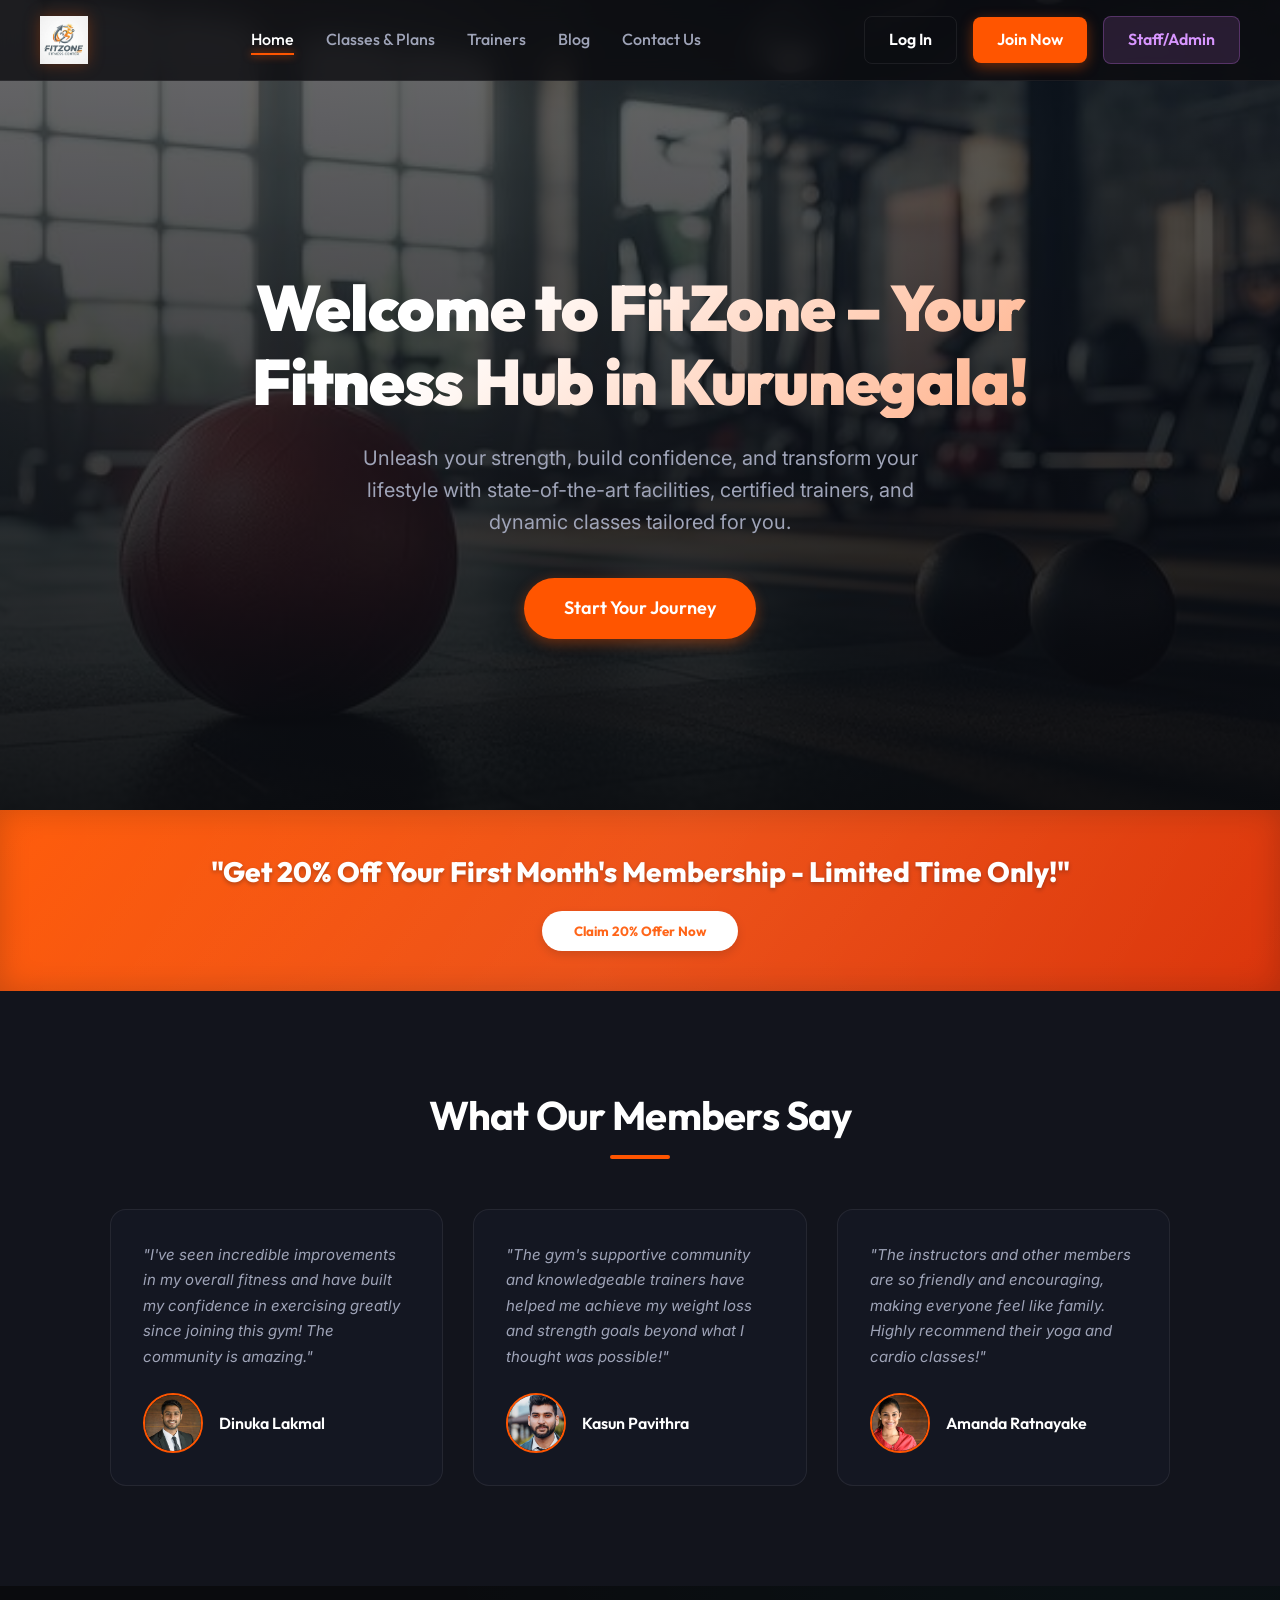
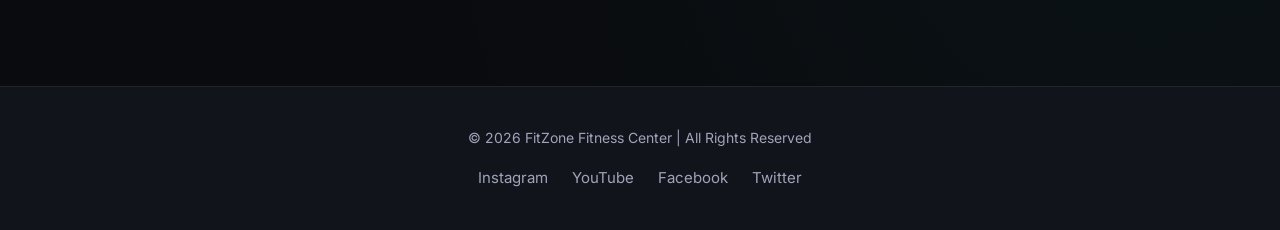
<file: index.html>
<!DOCTYPE html>
<html lang="en">

<head>
  <meta charset="UTF-8">
  <meta name="viewport" content="width=device-width, initial-scale=1.0">
  <title>FitZone Fitness Center | Kurunegala</title>
  <link rel="icon" type="image/png" href="images/logo.png">
  <link rel="stylesheet" href="css/styles.css">
</head>

<body>
  <!-- Header Section -->
  <header>
    <div class="logo">
      <img src="images/logo.png" alt="FitZone Logo">
    </div>
    <nav>
      <ul>
        <li><a href="index.html" class="active">Home</a></li>
        <li><a href="services.html">Classes & Plans</a></li>
        <li><a href="trainers.html">Trainers</a></li>
        <li><a href="blog.html">Blog</a></li>
        <li><a href="about.html">Contact Us</a></li>
      </ul>
    </nav>
    <div class="auth-buttons">
      <a href="customer-signup-login.php" class="btn btn-secondary">Log In</a>
      <a href="customer-signup-login.php" class="btn btn-primary">Join Now</a>
      <a href="staff-admin-login.php" class="btn btn-admin">Staff/Admin</a>
    </div>
  </header>

  <!-- Hero Section -->
  <section class="hero">
    <div class="container">
      <h1>Welcome to FitZone – Your Fitness Hub in Kurunegala!</h1>
      <p>Unleash your strength, build confidence, and transform your lifestyle with state-of-the-art facilities,
        certified trainers, and dynamic classes tailored for you.</p>
      <a href="customer-signup-login.php" class="btn btn-primary"
        style="font-size: 18px; padding: 16px 40px; border-radius: 50px;">Start Your Journey</a>
    </div>
  </section>

  <!-- Promotional Section -->
  <section class="promo">
    <div class="container">
      <div class="promo-text">
        <p>"Get 20% Off Your First Month's Membership - Limited Time Only!"</p>
        <button class="claim-offer" onclick="location.href='customer-signup-login.php'">Claim 20% Offer Now</button>
      </div>
    </div>
  </section>

  <!-- Testimonials Section -->
  <section class="testimonials">
    <div class="container">
      <h2>What Our Members Say</h2>
      <div class="testimonials-grid">
        <div class="testimonial">
          <p>"I've seen incredible improvements in my overall fitness and have built my confidence in exercising greatly
            since joining this gym! The community is amazing."</p>
          <div class="testimonial-user">
            <img src="images/dinuka.jpg" alt="Dinuka Lakmal">
            <div class="testimonial-user-name">Dinuka Lakmal</div>
          </div>
        </div>
        <div class="testimonial">
          <p>"The gym's supportive community and knowledgeable trainers have helped me achieve my weight loss and
            strength goals beyond what I thought was possible!"</p>
          <div class="testimonial-user">
            <img src="images/kasun.jpg" alt="Kasun Pavithra">
            <div class="testimonial-user-name">Kasun Pavithra</div>
          </div>
        </div>
        <div class="testimonial">
          <p>"The instructors and other members are so friendly and encouraging, making everyone feel like family.
            Highly recommend their yoga and cardio classes!"</p>
          <div class="testimonial-user">
            <img src="images/amanda.jpg" alt="Amanda Ratnayake">
            <div class="testimonial-user-name">Amanda Ratnayake</div>
          </div>
        </div>
      </div>
    </div>
  </section>

  <!-- Footer Section -->
  <footer>
    <div class="container">
      <p>&copy; 2026 FitZone Fitness Center | All Rights Reserved</p>
      <div class="social-media">
        <a href="#">Instagram</a>
        <a href="#">YouTube</a>
        <a href="#">Facebook</a>
        <a href="#">Twitter</a>
      </div>
    </div>
  </footer>

  <script src="js/script.js"></script>
</body>

</html>
</file>
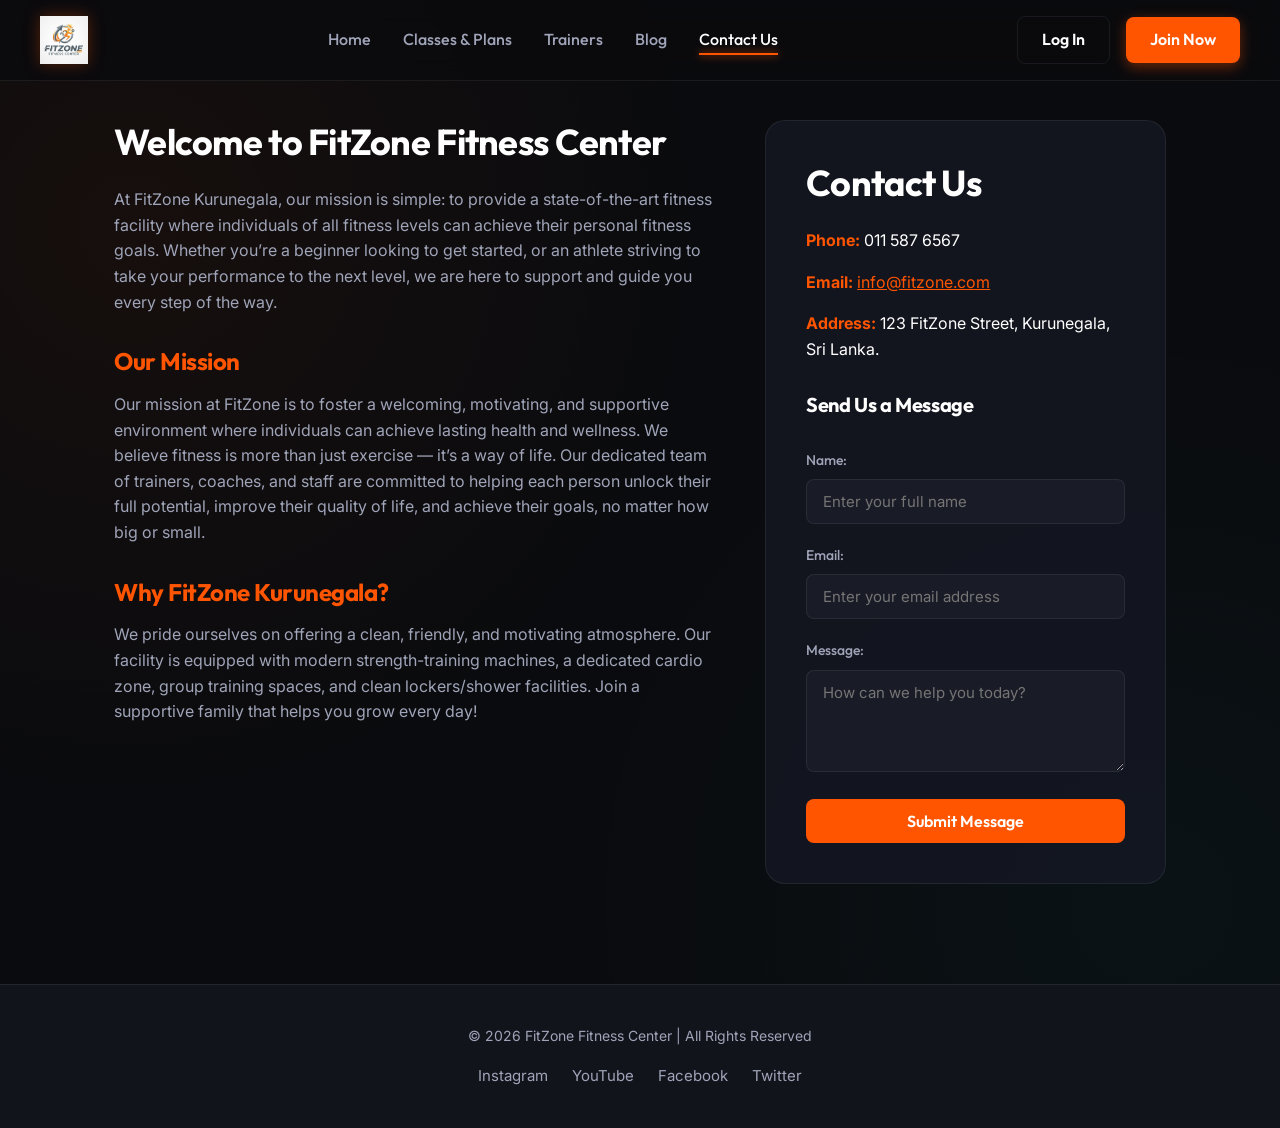
<file: about.html>
<!DOCTYPE html>
<html lang="en">
<head>
  <meta charset="UTF-8">
  <meta name="viewport" content="width=device-width, initial-scale=1.0">
  <title>About & Contact Us | FitZone Kurunegala</title>
  <link rel="icon" type="image/png" href="images/logo.png">
  <link rel="stylesheet" href="css/styles.css">
</head>
<body>

  <!-- Header Section -->
  <header>
    <div class="logo">
      <img src="images/logo.png" alt="FitZone Logo">
    </div>
    <nav>
      <ul>
        <li><a href="index.html">Home</a></li>
        <li><a href="services.html">Classes & Plans</a></li>
        <li><a href="trainers.html">Trainers</a></li>
        <li><a href="blog.html">Blog</a></li>
        <li><a href="about.html" class="active">Contact Us</a></li>
      </ul>
    </nav>
    <div class="auth-buttons">
      <a href="customer-signup-login.php" class="btn btn-secondary">Log In</a>
      <a href="customer-signup-login.php" class="btn btn-primary">Join Now</a>
    </div>
  </header>

  <!-- Main Content Section -->
  <main class="about-container">
    <!-- About Us Section -->
    <section class="about-section">
      <h2>Welcome to FitZone Fitness Center</h2>
      <p>At FitZone Kurunegala, our mission is simple: to provide a state-of-the-art fitness facility where individuals of all fitness levels can achieve their personal fitness goals. Whether you’re a beginner looking to get started, or an athlete striving to take your performance to the next level, we are here to support and guide you every step of the way.</p>

      <h3>Our Mission</h3>
      <p>Our mission at FitZone is to foster a welcoming, motivating, and supportive environment where individuals can achieve lasting health and wellness. We believe fitness is more than just exercise — it’s a way of life. Our dedicated team of trainers, coaches, and staff are committed to helping each person unlock their full potential, improve their quality of life, and achieve their goals, no matter how big or small.</p>

      <h3>Why FitZone Kurunegala?</h3>
      <p>We pride ourselves on offering a clean, friendly, and motivating atmosphere. Our facility is equipped with modern strength-training machines, a dedicated cardio zone, group training spaces, and clean lockers/shower facilities. Join a supportive family that helps you grow every day!</p>
    </section>

    <!-- Contact Us Section -->
    <section class="contact-section">
      <h2>Contact Us</h2>
      <p><strong>Phone:</strong> 011 587 6567</p>
      <p><strong>Email:</strong> <a href="mailto:info@fitzone.com" style="color: var(--primary); text-decoration: underline;">info@fitzone.com</a></p>
      <p><strong>Address:</strong> 123 FitZone Street, Kurunegala, Sri Lanka.</p>

      <!-- Contact Form -->
      <h3 style="margin-top: 30px; font-size: 20px;">Send Us a Message</h3>
      <form id="contactForm" onsubmit="event.preventDefault(); alert('Thank you for reaching out! We will contact you soon.'); this.reset();">
        <div class="form-group">
          <label for="name">Name:</label>
          <input type="text" id="name" name="name" required placeholder="Enter your full name">
        </div>

        <div class="form-group">
          <label for="email">Email:</label>
          <input type="email" id="email" name="email" required placeholder="Enter your email address">
        </div>

        <div class="form-group">
          <label for="message">Message:</label>
          <textarea id="message" name="message" rows="4" required placeholder="How can we help you today?"></textarea>
        </div>

        <button type="submit">Submit Message</button>
      </form>
    </section>
  </main>

  <!-- Footer Section -->
  <footer>
    <div class="container">
      <p>&copy; 2026 FitZone Fitness Center | All Rights Reserved</p>
      <div class="social-media">
        <a href="#">Instagram</a>
        <a href="#">YouTube</a>
        <a href="#">Facebook</a>
        <a href="#">Twitter</a>
      </div>
    </div>
  </footer>

</body>
</html>
</file>
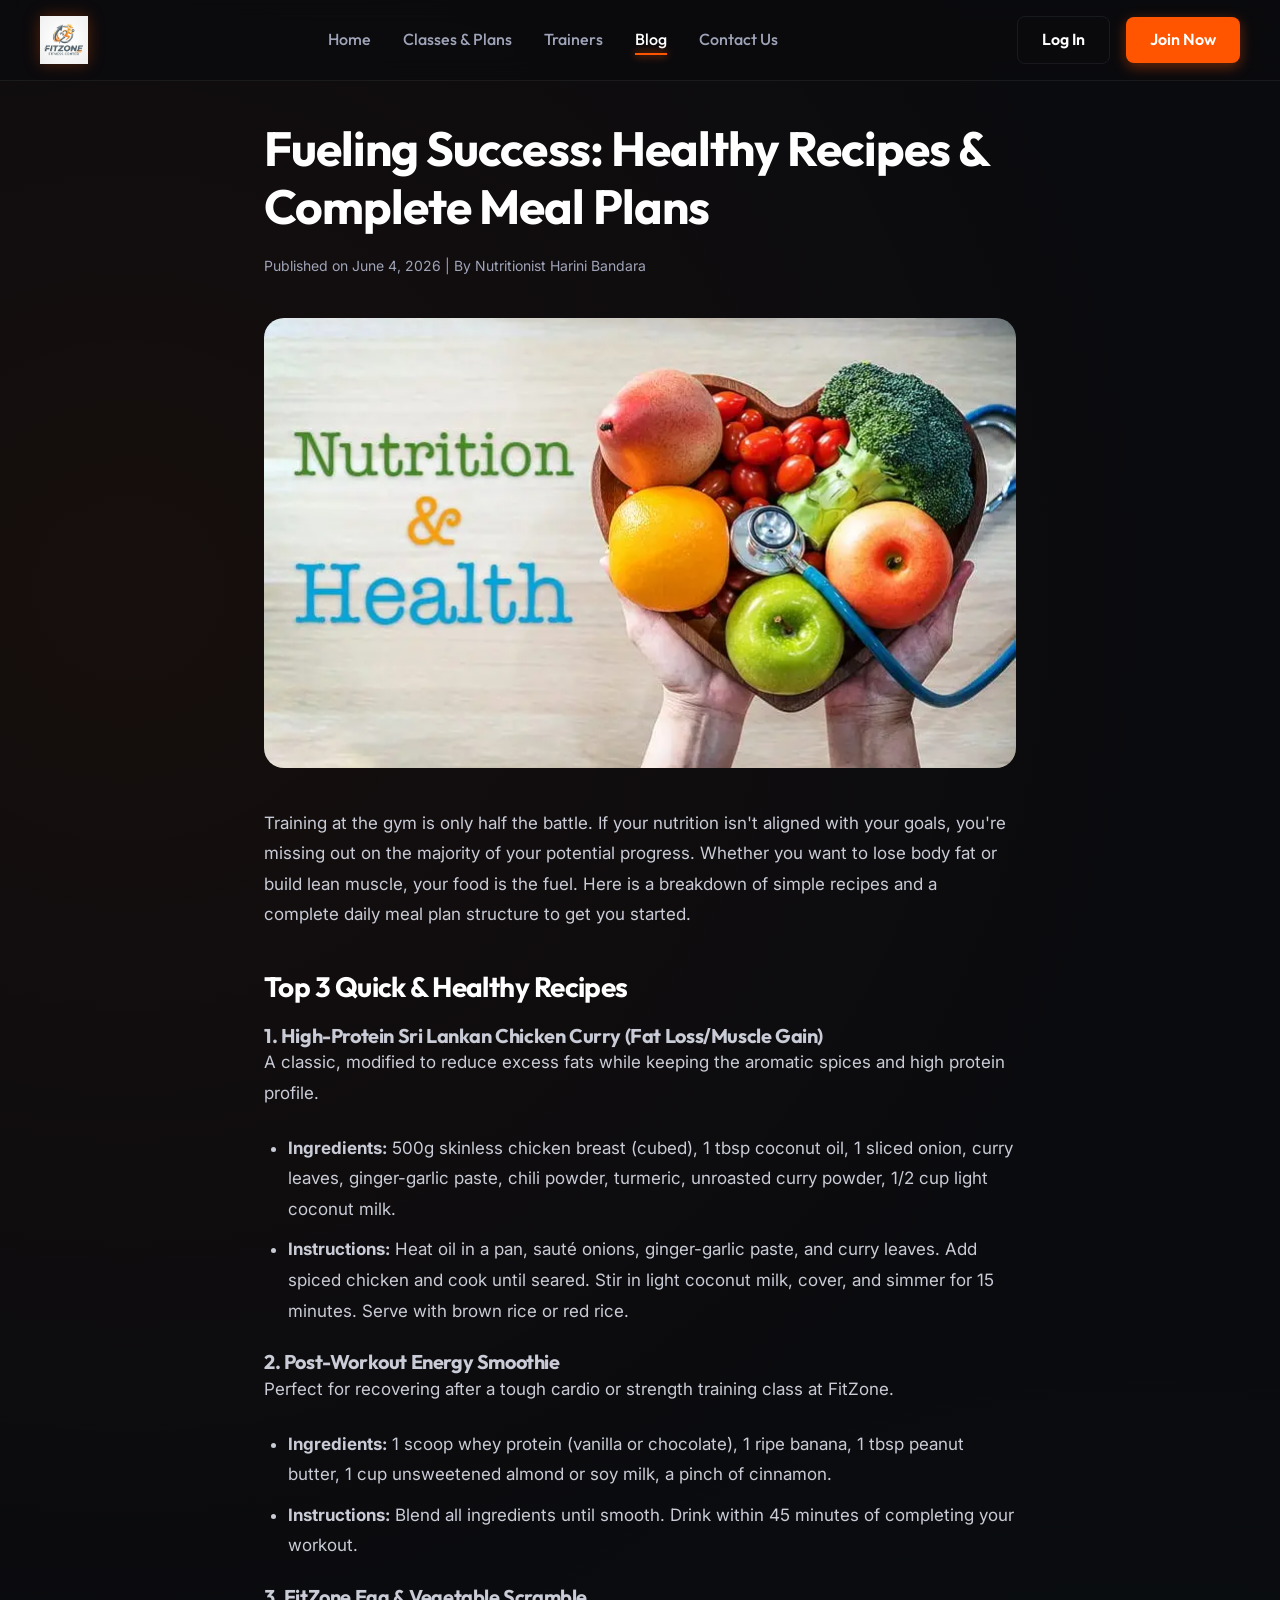
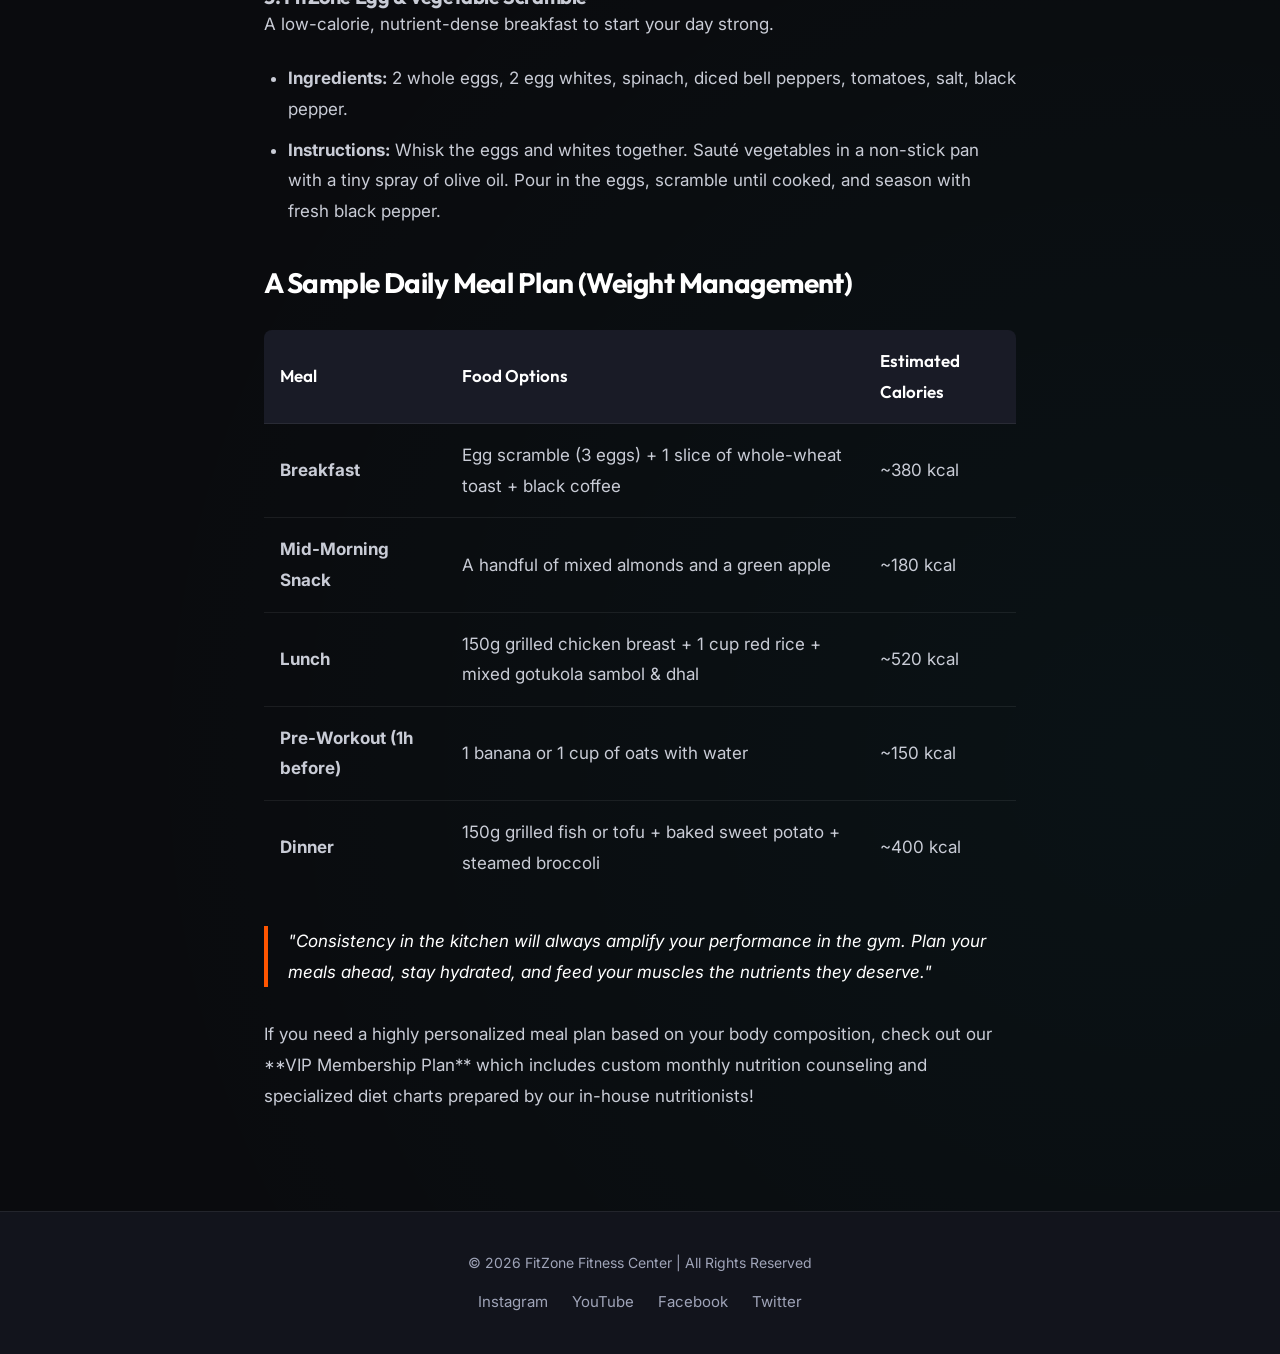
<file: blog-post1.html>
<!DOCTYPE html>
<html lang="en">
<head>
  <meta charset="UTF-8">
  <meta name="viewport" content="width=device-width, initial-scale=1.0">
  <title>Healthy Recipes & Meal Plans | FitZone Blog</title>
  <link rel="icon" type="image/png" href="images/logo.png">
  <link rel="stylesheet" href="css/styles.css"> 
</head>
<body>

  <!-- Header Section -->
  <header>
    <div class="logo">
      <img src="images/logo.png" alt="FitZone Logo"> 
    </div>
    <nav>
      <ul>
        <li><a href="index.html">Home</a></li>
        <li><a href="services.html">Classes & Plans</a></li>
        <li><a href="trainers.html">Trainers</a></li>
        <li><a href="blog.html" class="active">Blog</a></li>
        <li><a href="about.html">Contact Us</a></li>
      </ul>
    </nav>
    <div class="auth-buttons">
      <a href="customer-signup-login.php" class="btn btn-secondary">Log In</a>
      <a href="customer-signup-login.php" class="btn btn-primary">Join Now</a>
    </div>
  </header>

  <!-- Main Content -->
  <main class="blog-post-container">
    <div class="blog-post-header">
      <h1>Fueling Success: Healthy Recipes & Complete Meal Plans</h1>
      <div class="blog-post-meta">Published on June 4, 2026 | By Nutritionist Harini Bandara</div>
    </div>

    <div class="blog-post-image">
      <img src="images/blog1.webp" alt="Healthy Eating">
    </div>

    <div class="blog-post-content">
      <p>Training at the gym is only half the battle. If your nutrition isn't aligned with your goals, you're missing out on the majority of your potential progress. Whether you want to lose body fat or build lean muscle, your food is the fuel. Here is a breakdown of simple recipes and a complete daily meal plan structure to get you started.</p>

      <h2>Top 3 Quick & Healthy Recipes</h2>
      
      <h3>1. High-Protein Sri Lankan Chicken Curry (Fat Loss/Muscle Gain)</h3>
      <p>A classic, modified to reduce excess fats while keeping the aromatic spices and high protein profile.</p>
      <ul>
        <li><strong>Ingredients:</strong> 500g skinless chicken breast (cubed), 1 tbsp coconut oil, 1 sliced onion, curry leaves, ginger-garlic paste, chili powder, turmeric, unroasted curry powder, 1/2 cup light coconut milk.</li>
        <li><strong>Instructions:</strong> Heat oil in a pan, sauté onions, ginger-garlic paste, and curry leaves. Add spiced chicken and cook until seared. Stir in light coconut milk, cover, and simmer for 15 minutes. Serve with brown rice or red rice.</li>
      </ul>

      <h3>2. Post-Workout Energy Smoothie</h3>
      <p>Perfect for recovering after a tough cardio or strength training class at FitZone.</p>
      <ul>
        <li><strong>Ingredients:</strong> 1 scoop whey protein (vanilla or chocolate), 1 ripe banana, 1 tbsp peanut butter, 1 cup unsweetened almond or soy milk, a pinch of cinnamon.</li>
        <li><strong>Instructions:</strong> Blend all ingredients until smooth. Drink within 45 minutes of completing your workout.</li>
      </ul>

      <h3>3. FitZone Egg & Vegetable Scramble</h3>
      <p>A low-calorie, nutrient-dense breakfast to start your day strong.</p>
      <ul>
        <li><strong>Ingredients:</strong> 2 whole eggs, 2 egg whites, spinach, diced bell peppers, tomatoes, salt, black pepper.</li>
        <li><strong>Instructions:</strong> Whisk the eggs and whites together. Sauté vegetables in a non-stick pan with a tiny spray of olive oil. Pour in the eggs, scramble until cooked, and season with fresh black pepper.</li>
      </ul>

      <h2>A Sample Daily Meal Plan (Weight Management)</h2>
      <table style="width: 100%; border-collapse: collapse; margin: 30px 0;">
        <thead>
          <tr>
            <th>Meal</th>
            <th>Food Options</th>
            <th>Estimated Calories</th>
          </tr>
        </thead>
        <tbody>
          <tr>
            <td><strong>Breakfast</strong></td>
            <td>Egg scramble (3 eggs) + 1 slice of whole-wheat toast + black coffee</td>
            <td>~380 kcal</td>
          </tr>
          <tr>
            <td><strong>Mid-Morning Snack</strong></td>
            <td>A handful of mixed almonds and a green apple</td>
            <td>~180 kcal</td>
          </tr>
          <tr>
            <td><strong>Lunch</strong></td>
            <td>150g grilled chicken breast + 1 cup red rice + mixed gotukola sambol & dhal</td>
            <td>~520 kcal</td>
          </tr>
          <tr>
            <td><strong>Pre-Workout (1h before)</strong></td>
            <td>1 banana or 1 cup of oats with water</td>
            <td>~150 kcal</td>
          </tr>
          <tr>
            <td><strong>Dinner</strong></td>
            <td>150g grilled fish or tofu + baked sweet potato + steamed broccoli</td>
            <td>~400 kcal</td>
          </tr>
        </tbody>
      </table>

      <blockquote>
        "Consistency in the kitchen will always amplify your performance in the gym. Plan your meals ahead, stay hydrated, and feed your muscles the nutrients they deserve."
      </blockquote>

      <p>If you need a highly personalized meal plan based on your body composition, check out our **VIP Membership Plan** which includes custom monthly nutrition counseling and specialized diet charts prepared by our in-house nutritionists!</p>
    </div>
  </main>

  <!-- Footer Section -->
  <footer>
    <div class="container">
      <p>&copy; 2026 FitZone Fitness Center | All Rights Reserved</p>
      <div class="social-media">
        <a href="#">Instagram</a>
        <a href="#">YouTube</a>
        <a href="#">Facebook</a>
        <a href="#">Twitter</a>
      </div>
    </div>
  </footer>

</body>
</html>
</file>
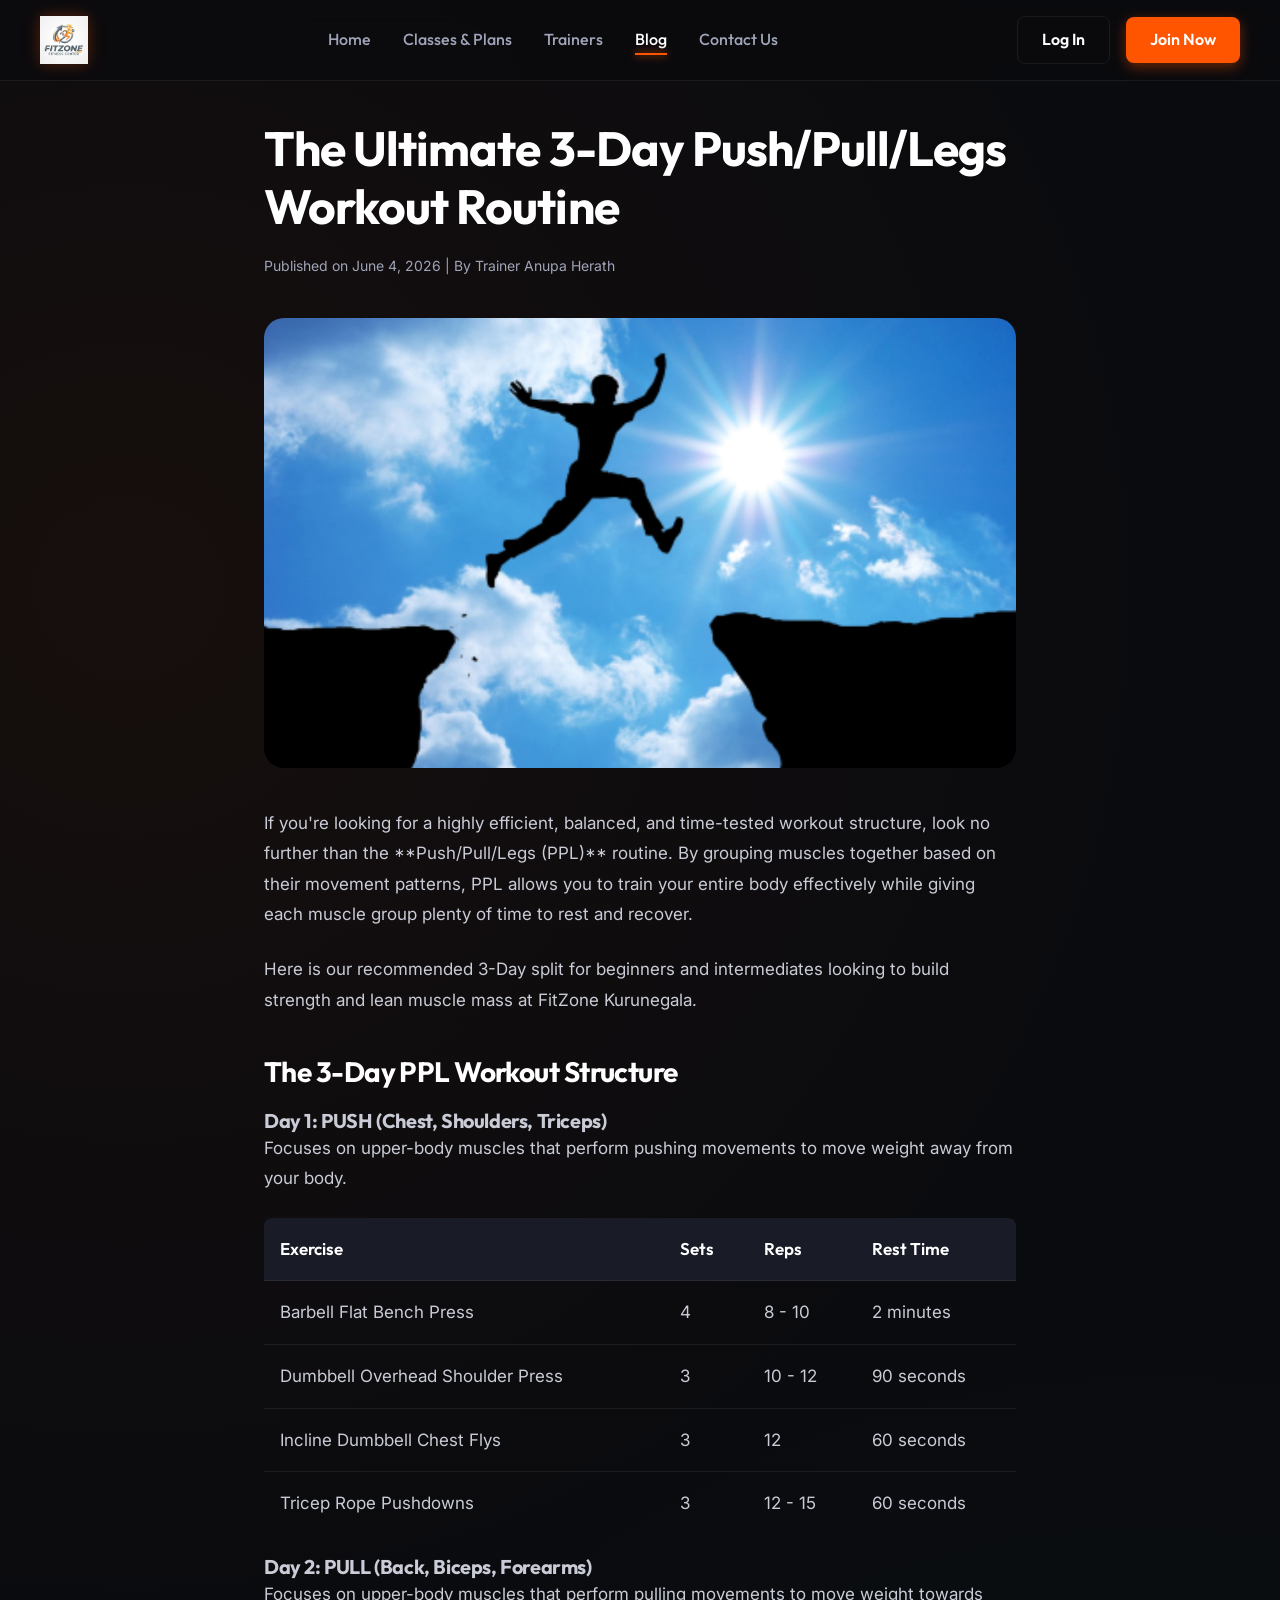
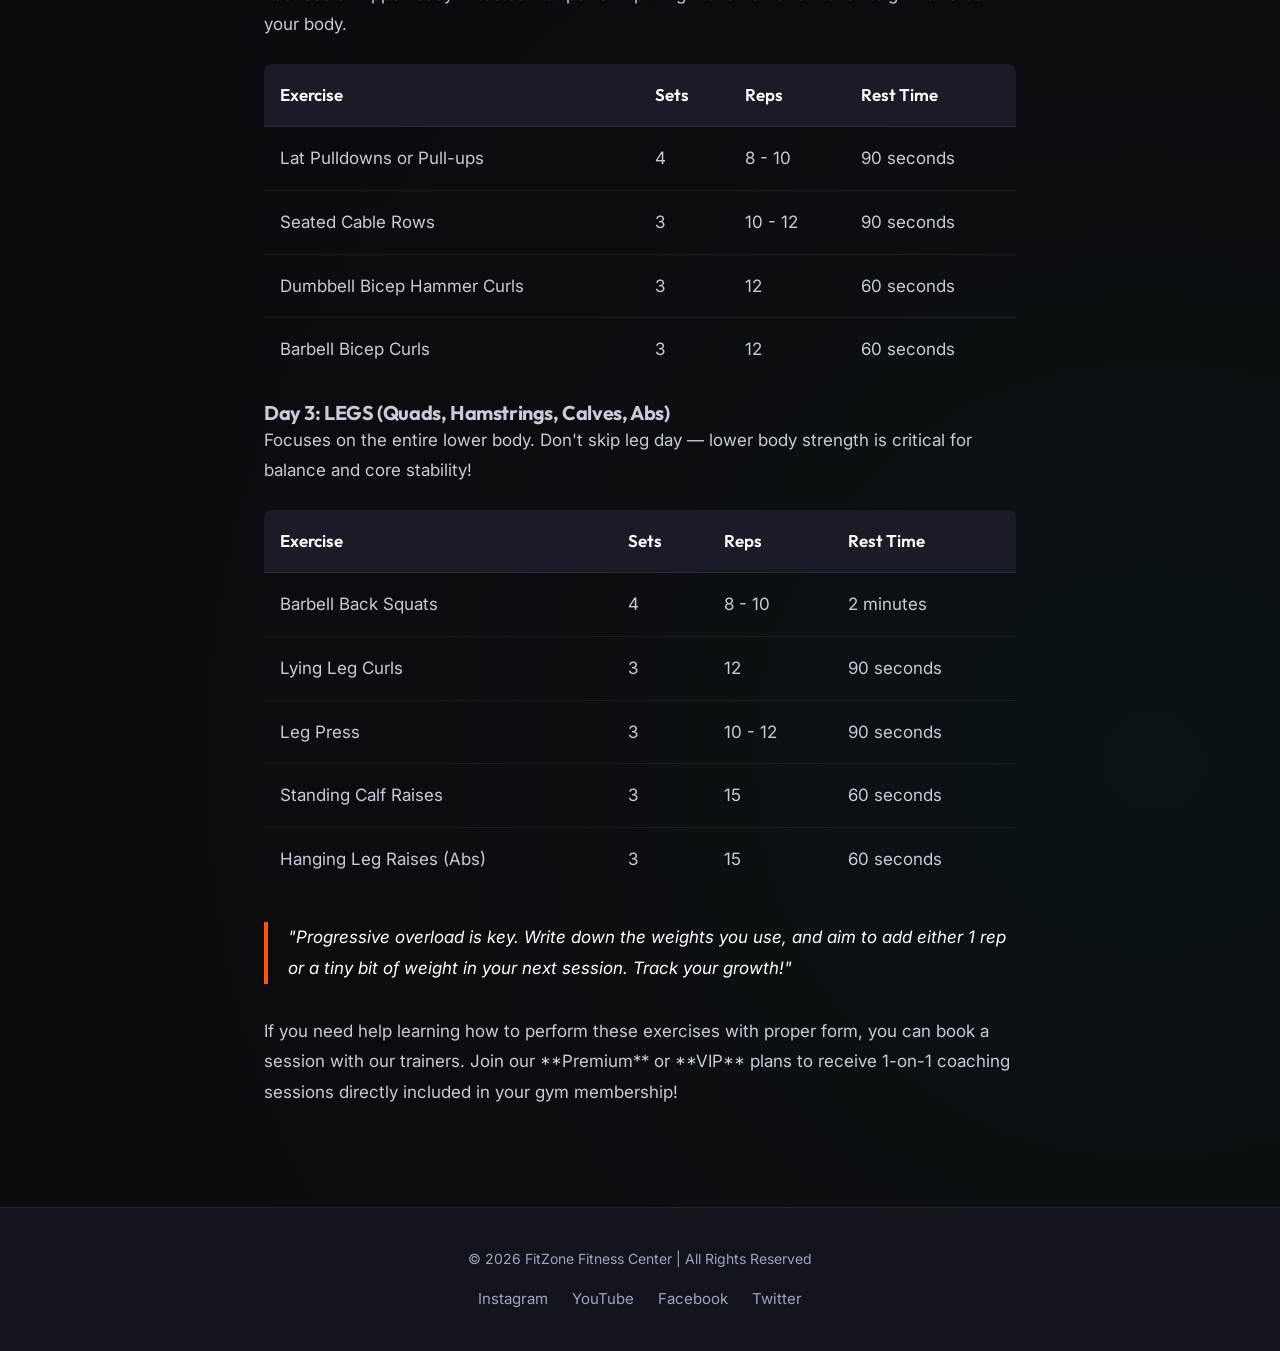
<file: blog-post2.html>
<!DOCTYPE html>
<html lang="en">
<head>
  <meta charset="UTF-8">
  <meta name="viewport" content="width=device-width, initial-scale=1.0">
  <title>3-Day Push/Pull/Legs Workout Routine | FitZone Blog</title>
  <link rel="icon" type="image/png" href="images/logo.png">
  <link rel="stylesheet" href="css/styles.css"> 
</head>
<body>

  <!-- Header Section -->
  <header>
    <div class="logo">
      <img src="images/logo.png" alt="FitZone Logo"> 
    </div>
    <nav>
      <ul>
        <li><a href="index.html">Home</a></li>
        <li><a href="services.html">Classes & Plans</a></li>
        <li><a href="trainers.html">Trainers</a></li>
        <li><a href="blog.html" class="active">Blog</a></li>
        <li><a href="about.html">Contact Us</a></li>
      </ul>
    </nav>
    <div class="auth-buttons">
      <a href="customer-signup-login.php" class="btn btn-secondary">Log In</a>
      <a href="customer-signup-login.php" class="btn btn-primary">Join Now</a>
    </div>
  </header>

  <!-- Main Content -->
  <main class="blog-post-container">
    <div class="blog-post-header">
      <h1>The Ultimate 3-Day Push/Pull/Legs Workout Routine</h1>
      <div class="blog-post-meta">Published on June 4, 2026 | By Trainer Anupa Herath</div>
    </div>

    <div class="blog-post-image">
      <img src="images/blog2.jpg" alt="Workout Routine">
    </div>

    <div class="blog-post-content">
      <p>If you're looking for a highly efficient, balanced, and time-tested workout structure, look no further than the **Push/Pull/Legs (PPL)** routine. By grouping muscles together based on their movement patterns, PPL allows you to train your entire body effectively while giving each muscle group plenty of time to rest and recover.</p>
      
      <p>Here is our recommended 3-Day split for beginners and intermediates looking to build strength and lean muscle mass at FitZone Kurunegala.</p>

      <h2>The 3-Day PPL Workout Structure</h2>

      <h3>Day 1: PUSH (Chest, Shoulders, Triceps)</h3>
      <p>Focuses on upper-body muscles that perform pushing movements to move weight away from your body.</p>
      <table style="width: 100%; border-collapse: collapse; margin: 20px 0;">
        <thead>
          <tr>
            <th>Exercise</th>
            <th>Sets</th>
            <th>Reps</th>
            <th>Rest Time</th>
          </tr>
        </thead>
        <tbody>
          <tr>
            <td>Barbell Flat Bench Press</td>
            <td>4</td>
            <td>8 - 10</td>
            <td>2 minutes</td>
          </tr>
          <tr>
            <td>Dumbbell Overhead Shoulder Press</td>
            <td>3</td>
            <td>10 - 12</td>
            <td>90 seconds</td>
          </tr>
          <tr>
            <td>Incline Dumbbell Chest Flys</td>
            <td>3</td>
            <td>12</td>
            <td>60 seconds</td>
          </tr>
          <tr>
            <td>Tricep Rope Pushdowns</td>
            <td>3</td>
            <td>12 - 15</td>
            <td>60 seconds</td>
          </tr>
        </tbody>
      </table>

      <h3>Day 2: PULL (Back, Biceps, Forearms)</h3>
      <p>Focuses on upper-body muscles that perform pulling movements to move weight towards your body.</p>
      <table style="width: 100%; border-collapse: collapse; margin: 20px 0;">
        <thead>
          <tr>
            <th>Exercise</th>
            <th>Sets</th>
            <th>Reps</th>
            <th>Rest Time</th>
          </tr>
        </thead>
        <tbody>
          <tr>
            <td>Lat Pulldowns or Pull-ups</td>
            <td>4</td>
            <td>8 - 10</td>
            <td>90 seconds</td>
          </tr>
          <tr>
            <td>Seated Cable Rows</td>
            <td>3</td>
            <td>10 - 12</td>
            <td>90 seconds</td>
          </tr>
          <tr>
            <td>Dumbbell Bicep Hammer Curls</td>
            <td>3</td>
            <td>12</td>
            <td>60 seconds</td>
          </tr>
          <tr>
            <td>Barbell Bicep Curls</td>
            <td>3</td>
            <td>12</td>
            <td>60 seconds</td>
          </tr>
        </tbody>
      </table>

      <h3>Day 3: LEGS (Quads, Hamstrings, Calves, Abs)</h3>
      <p>Focuses on the entire lower body. Don't skip leg day — lower body strength is critical for balance and core stability!</p>
      <table style="width: 100%; border-collapse: collapse; margin: 20px 0;">
        <thead>
          <tr>
            <th>Exercise</th>
            <th>Sets</th>
            <th>Reps</th>
            <th>Rest Time</th>
          </tr>
        </thead>
        <tbody>
          <tr>
            <td>Barbell Back Squats</td>
            <td>4</td>
            <td>8 - 10</td>
            <td>2 minutes</td>
          </tr>
          <tr>
            <td>Lying Leg Curls</td>
            <td>3</td>
            <td>12</td>
            <td>90 seconds</td>
          </tr>
          <tr>
            <td>Leg Press</td>
            <td>3</td>
            <td>10 - 12</td>
            <td>90 seconds</td>
          </tr>
          <tr>
            <td>Standing Calf Raises</td>
            <td>3</td>
            <td>15</td>
            <td>60 seconds</td>
          </tr>
          <tr>
            <td>Hanging Leg Raises (Abs)</td>
            <td>3</td>
            <td>15</td>
            <td>60 seconds</td>
          </tr>
        </tbody>
      </table>

      <blockquote>
        "Progressive overload is key. Write down the weights you use, and aim to add either 1 rep or a tiny bit of weight in your next session. Track your growth!"
      </blockquote>

      <p>If you need help learning how to perform these exercises with proper form, you can book a session with our trainers. Join our **Premium** or **VIP** plans to receive 1-on-1 coaching sessions directly included in your gym membership!</p>
    </div>
  </main>

  <!-- Footer Section -->
  <footer>
    <div class="container">
      <p>&copy; 2026 FitZone Fitness Center | All Rights Reserved</p>
      <div class="social-media">
        <a href="#">Instagram</a>
        <a href="#">YouTube</a>
        <a href="#">Facebook</a>
        <a href="#">Twitter</a>
      </div>
    </div>
  </footer>

</body>
</html>
</file>
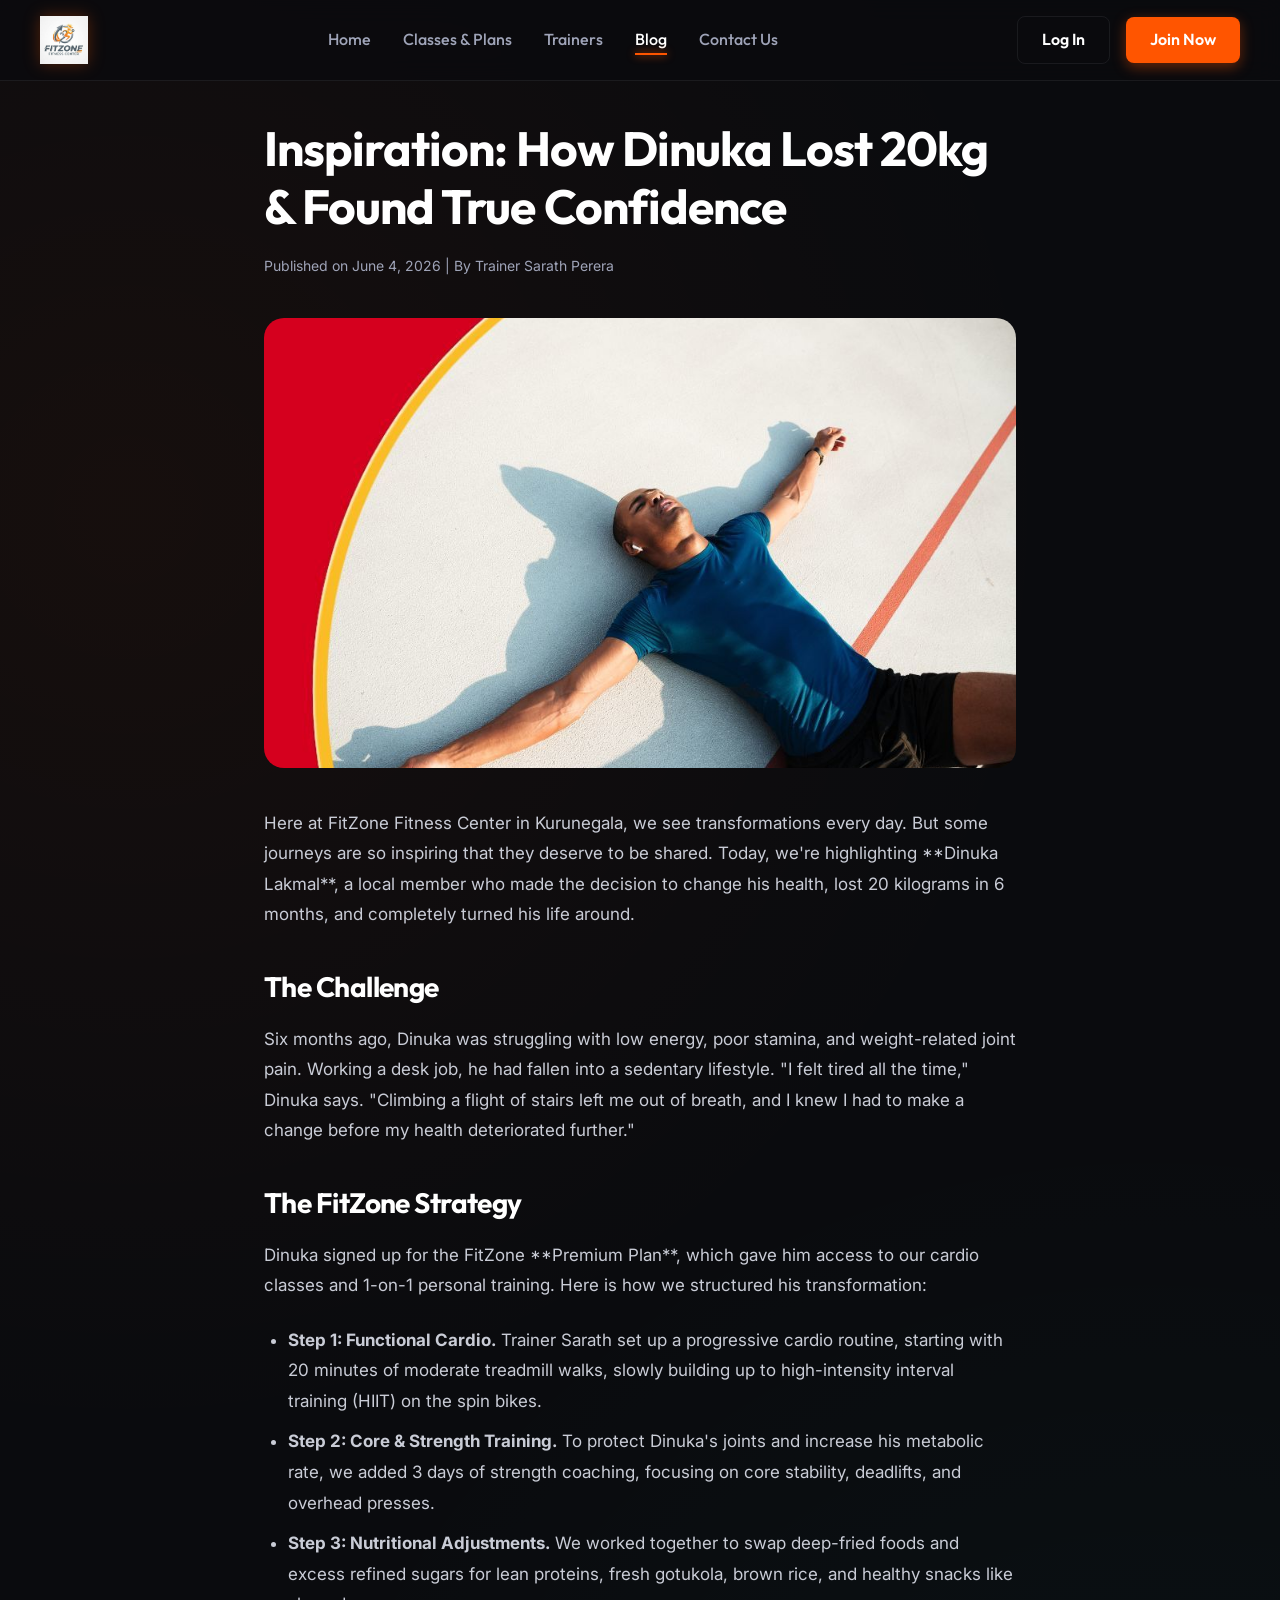
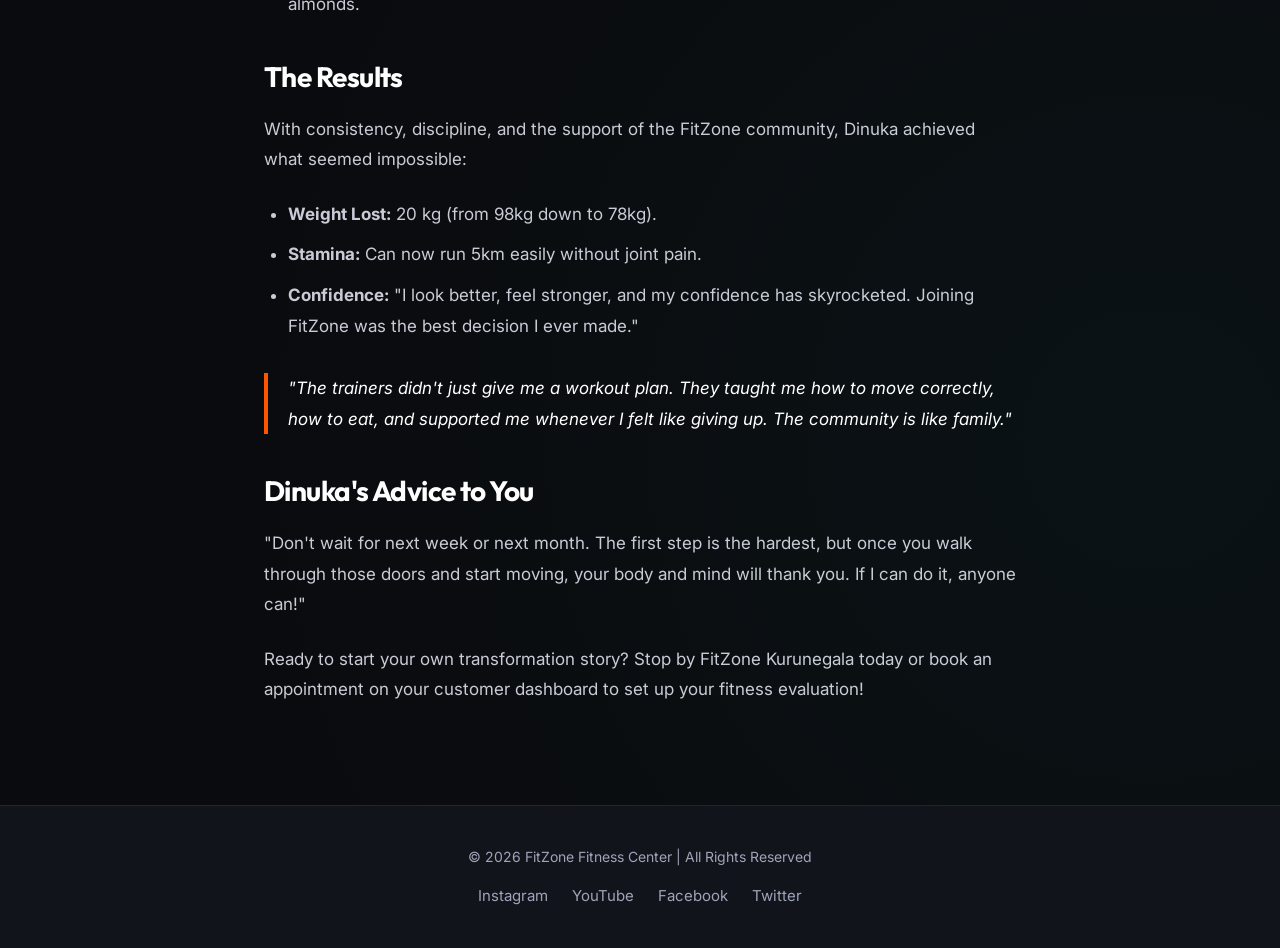
<file: blog-post3.html>
<!DOCTYPE html>
<html lang="en">
<head>
  <meta charset="UTF-8">
  <meta name="viewport" content="width=device-width, initial-scale=1.0">
  <title>Member Success Story: Dinuka's Journey | FitZone Blog</title>
  <link rel="icon" type="image/png" href="images/logo.png">
  <link rel="stylesheet" href="css/styles.css"> 
</head>
<body>

  <!-- Header Section -->
  <header>
    <div class="logo">
      <img src="images/logo.png" alt="FitZone Logo"> 
    </div>
    <nav>
      <ul>
        <li><a href="index.html">Home</a></li>
        <li><a href="services.html">Classes & Plans</a></li>
        <li><a href="trainers.html">Trainers</a></li>
        <li><a href="blog.html" class="active">Blog</a></li>
        <li><a href="about.html">Contact Us</a></li>
      </ul>
    </nav>
    <div class="auth-buttons">
      <a href="customer-signup-login.php" class="btn btn-secondary">Log In</a>
      <a href="customer-signup-login.php" class="btn btn-primary">Join Now</a>
    </div>
  </header>

  <!-- Main Content -->
  <main class="blog-post-container">
    <div class="blog-post-header">
      <h1>Inspiration: How Dinuka Lost 20kg & Found True Confidence</h1>
      <div class="blog-post-meta">Published on June 4, 2026 | By Trainer Sarath Perera</div>
    </div>

    <div class="blog-post-image">
      <img src="images/blog3.jpg" alt="Fitness Recovery and Success">
    </div>

    <div class="blog-post-content">
      <p>Here at FitZone Fitness Center in Kurunegala, we see transformations every day. But some journeys are so inspiring that they deserve to be shared. Today, we're highlighting **Dinuka Lakmal**, a local member who made the decision to change his health, lost 20 kilograms in 6 months, and completely turned his life around.</p>

      <h2>The Challenge</h2>
      <p>Six months ago, Dinuka was struggling with low energy, poor stamina, and weight-related joint pain. Working a desk job, he had fallen into a sedentary lifestyle. "I felt tired all the time," Dinuka says. "Climbing a flight of stairs left me out of breath, and I knew I had to make a change before my health deteriorated further."</p>

      <h2>The FitZone Strategy</h2>
      <p>Dinuka signed up for the FitZone **Premium Plan**, which gave him access to our cardio classes and 1-on-1 personal training. Here is how we structured his transformation:</p>
      
      <ul>
        <li><strong>Step 1: Functional Cardio.</strong> Trainer Sarath set up a progressive cardio routine, starting with 20 minutes of moderate treadmill walks, slowly building up to high-intensity interval training (HIIT) on the spin bikes.</li>
        <li><strong>Step 2: Core & Strength Training.</strong> To protect Dinuka's joints and increase his metabolic rate, we added 3 days of strength coaching, focusing on core stability, deadlifts, and overhead presses.</li>
        <li><strong>Step 3: Nutritional Adjustments.</strong> We worked together to swap deep-fried foods and excess refined sugars for lean proteins, fresh gotukola, brown rice, and healthy snacks like almonds.</li>
      </ul>

      <h2>The Results</h2>
      <p>With consistency, discipline, and the support of the FitZone community, Dinuka achieved what seemed impossible:</p>
      <ul>
        <li><strong>Weight Lost:</strong> 20 kg (from 98kg down to 78kg).</li>
        <li><strong>Stamina:</strong> Can now run 5km easily without joint pain.</li>
        <li><strong>Confidence:</strong> "I look better, feel stronger, and my confidence has skyrocketed. Joining FitZone was the best decision I ever made."</li>
      </ul>

      <blockquote>
        "The trainers didn't just give me a workout plan. They taught me how to move correctly, how to eat, and supported me whenever I felt like giving up. The community is like family."
      </blockquote>

      <h2>Dinuka's Advice to You</h2>
      <p>"Don't wait for next week or next month. The first step is the hardest, but once you walk through those doors and start moving, your body and mind will thank you. If I can do it, anyone can!"</p>

      <p>Ready to start your own transformation story? Stop by FitZone Kurunegala today or book an appointment on your customer dashboard to set up your fitness evaluation!</p>
    </div>
  </main>

  <!-- Footer Section -->
  <footer>
    <div class="container">
      <p>&copy; 2026 FitZone Fitness Center | All Rights Reserved</p>
      <div class="social-media">
        <a href="#">Instagram</a>
        <a href="#">YouTube</a>
        <a href="#">Facebook</a>
        <a href="#">Twitter</a>
      </div>
    </div>
  </footer>

</body>
</html>
</file>
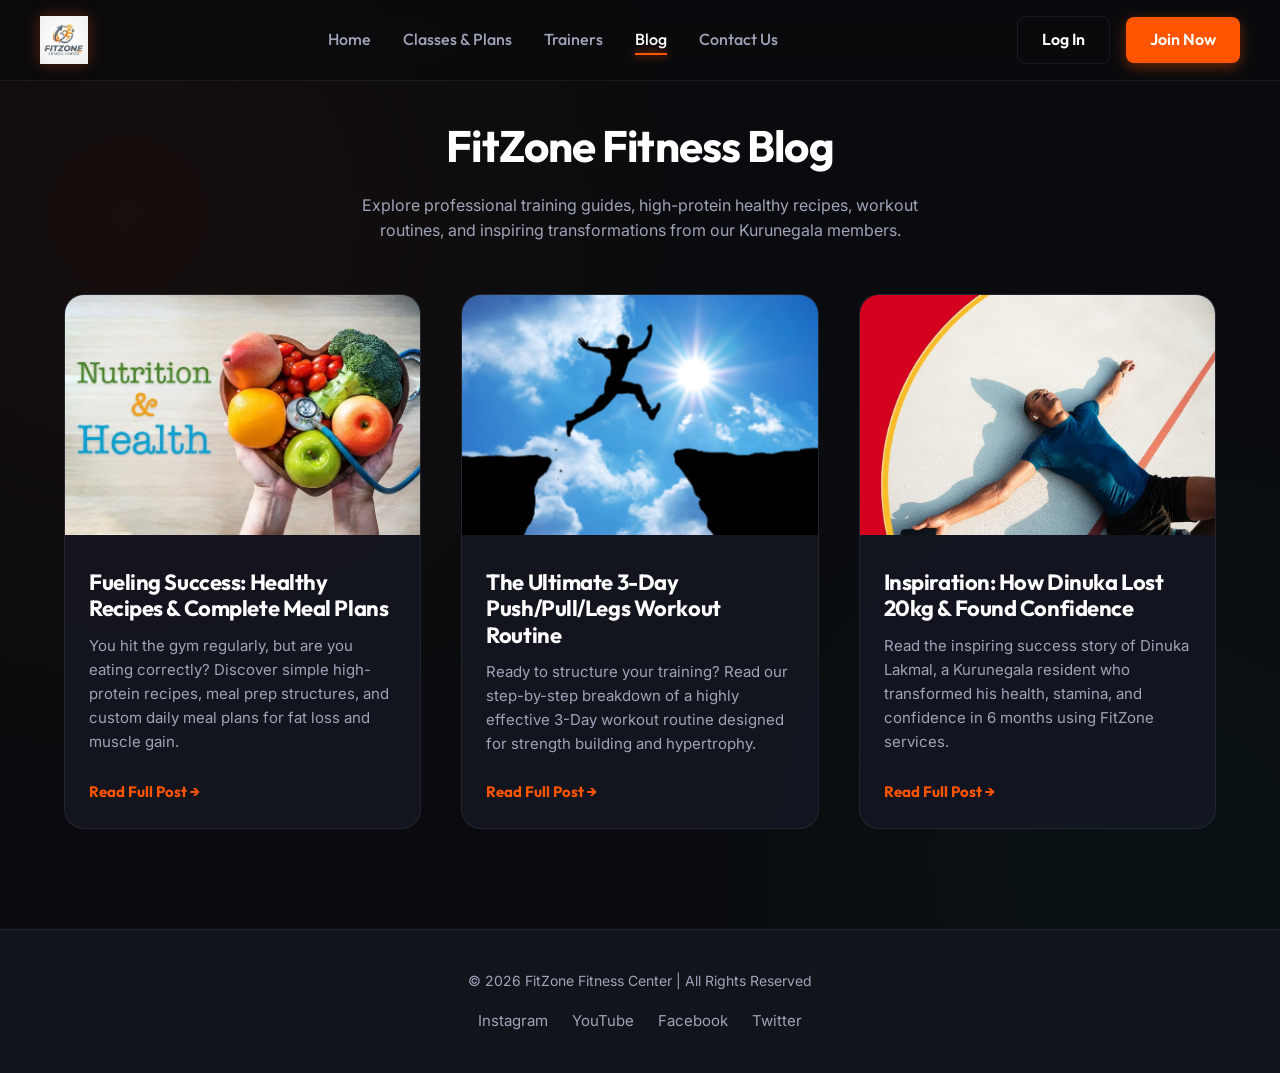
<file: blog.html>
<!DOCTYPE html>
<html lang="en">
<head>
  <meta charset="UTF-8">
  <meta name="viewport" content="width=device-width, initial-scale=1.0">
  <title>Fitness Blog | FitZone Kurunegala</title>
  <link rel="icon" type="image/png" href="images/logo.png">
  <link rel="stylesheet" href="css/styles.css"> 
</head>
<body>

  <!-- Header Section -->
  <header>
    <div class="logo">
      <img src="images/logo.png" alt="FitZone Logo"> 
    </div>
    <nav>
      <ul>
        <li><a href="index.html">Home</a></li>
        <li><a href="services.html">Classes & Plans</a></li>
        <li><a href="trainers.html">Trainers</a></li>
        <li><a href="blog.html" class="active">Blog</a></li>
        <li><a href="about.html">Contact Us</a></li>
      </ul>
    </nav>
    <div class="auth-buttons">
      <a href="customer-signup-login.php" class="btn btn-secondary">Log In</a>
      <a href="customer-signup-login.php" class="btn btn-primary">Join Now</a>
    </div>
  </header>

  <!-- Main Blog Section -->
  <main class="blog-section">
    <h1>FitZone Fitness Blog</h1>
    <p style="color: var(--text-muted); max-width: 600px; margin: -30px auto 50px auto; font-size: 16px;">
      Explore professional training guides, high-protein healthy recipes, workout routines, and inspiring transformations from our Kurunegala members.
    </p>

    <div class="blog-container">
      <!-- Blog Post 1 -->
      <div class="blog-card">
        <img src="images/blog1.webp" alt="Healthy Recipes and Meal Plans">
        <div class="blog-content">
          <div>
            <h3 style="margin-top: 10px;">Fueling Success: Healthy Recipes & Complete Meal Plans</h3>
            <p>You hit the gym regularly, but are you eating correctly? Discover simple high-protein recipes, meal prep structures, and custom daily meal plans for fat loss and muscle gain.</p>
          </div>
          <a href="blog-post1.html" class="see-more">Read Full Post &rarr;</a>
        </div>
      </div>

      <!-- Blog Post 2 -->
      <div class="blog-card">
        <img src="images/blog2.jpg" alt="Workout Routines">
        <div class="blog-content">
          <div>
            <h3 style="margin-top: 10px;">The Ultimate 3-Day Push/Pull/Legs Workout Routine</h3>
            <p>Ready to structure your training? Read our step-by-step breakdown of a highly effective 3-Day workout routine designed for strength building and hypertrophy.</p>
          </div>
          <a href="blog-post2.html" class="see-more">Read Full Post &rarr;</a>
        </div>
      </div>

      <!-- Blog Post 3 -->
      <div class="blog-card">
        <img src="images/blog3.jpg" alt="Success Stories">
        <div class="blog-content">
          <div>
            <h3 style="margin-top: 10px;">Inspiration: How Dinuka Lost 20kg & Found Confidence</h3>
            <p>Read the inspiring success story of Dinuka Lakmal, a Kurunegala resident who transformed his health, stamina, and confidence in 6 months using FitZone services.</p>
          </div>
          <a href="blog-post3.html" class="see-more">Read Full Post &rarr;</a>
        </div>
      </div>
    </div>
  </main>

  <!-- Footer Section -->
  <footer>
    <div class="container">
      <p>&copy; 2026 FitZone Fitness Center | All Rights Reserved</p>
      <div class="social-media">
        <a href="#">Instagram</a>
        <a href="#">YouTube</a>
        <a href="#">Facebook</a>
        <a href="#">Twitter</a>
      </div>
    </div>
  </footer>

</body>
</html>
</file>
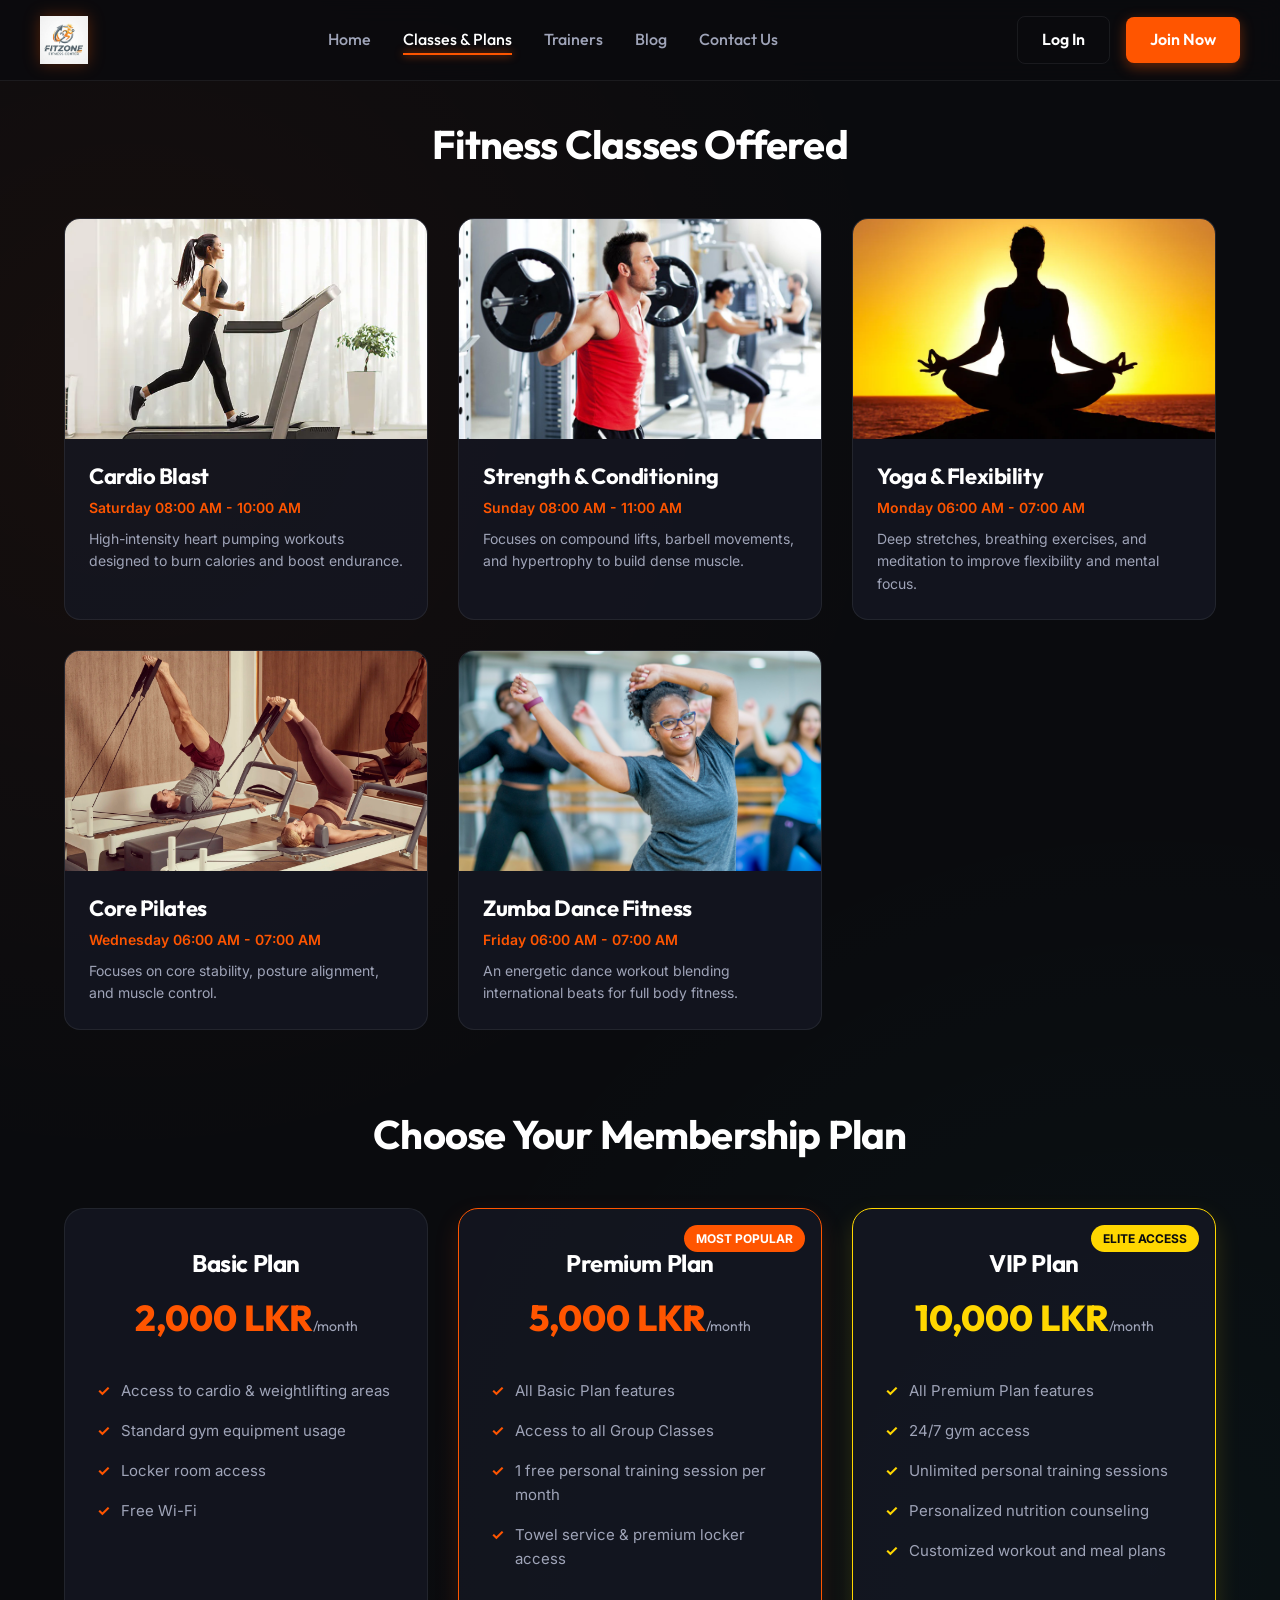
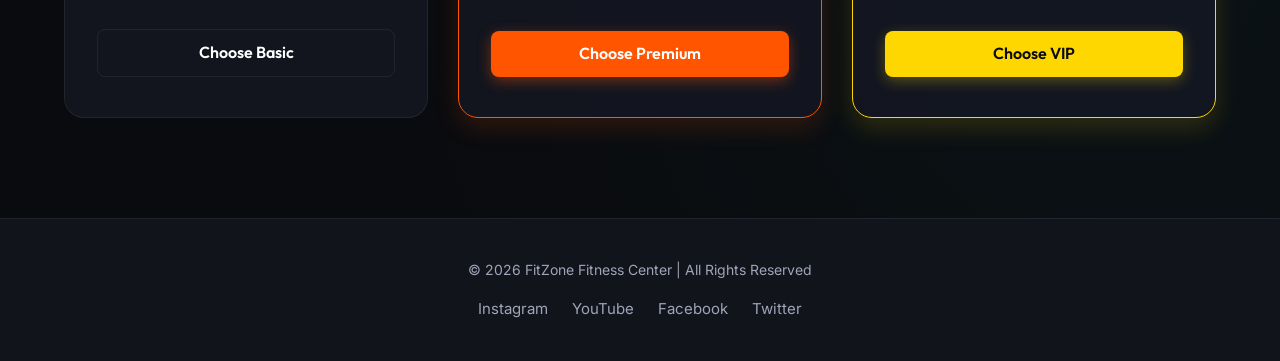
<file: services.html>
<!DOCTYPE html>
<html lang="en">
<head>
  <meta charset="UTF-8">
  <meta name="viewport" content="width=device-width, initial-scale=1.0">
  <title>Classes & Membership Plans | FitZone Kurunegala</title>
  <link rel="icon" type="image/png" href="images/logo.png">
  <link rel="stylesheet" href="css/styles.css">
</head>
<body>
  <!-- Header Section -->
  <header>
    <div class="logo">
      <img src="images/logo.png" alt="FitZone Logo">
    </div>
    <nav>
      <ul>
        <li><a href="index.html">Home</a></li>
        <li><a href="services.html" class="active">Classes & Plans</a></li>
        <li><a href="trainers.html">Trainers</a></li>
        <li><a href="blog.html">Blog</a></li>
        <li><a href="about.html">Contact Us</a></li>
      </ul>
    </nav>
    <div class="auth-buttons">
      <a href="customer-signup-login.php" class="btn btn-secondary">Log In</a>
      <a href="customer-signup-login.php" class="btn btn-primary">Join Now</a>
    </div>
  </header>

  <!-- Main Content Section -->
  <main class="classes-memberships">
    
    <!-- Classes Section -->
    <section>
      <h2 class="section-title">Fitness Classes Offered</h2>
      <div class="classes-grid">
        <!-- Cardio Card -->
        <div class="class-card">
          <img src="images/cardio.webp" alt="Cardio Class">
          <div class="class-info">
            <h3>Cardio Blast</h3>
            <p>Saturday 08:00 AM - 10:00 AM</p>
            <span style="display: block; margin-top: 8px; color: var(--text-muted); font-size: 14px;">High-intensity heart pumping workouts designed to burn calories and boost endurance.</span>
          </div>
        </div>
        
        <!-- Strength Training Card -->
        <div class="class-card">
          <img src="images/strength.jpg" alt="Strength Training Class">
          <div class="class-info">
            <h3>Strength & Conditioning</h3>
            <p>Sunday 08:00 AM - 11:00 AM</p>
            <span style="display: block; margin-top: 8px; color: var(--text-muted); font-size: 14px;">Focuses on compound lifts, barbell movements, and hypertrophy to build dense muscle.</span>
          </div>
        </div>
        
        <!-- Yoga Card -->
        <div class="class-card">
          <img src="images/yoga.webp" alt="Yoga Class">
          <div class="class-info">
            <h3>Yoga & Flexibility</h3>
            <p>Monday 06:00 AM - 07:00 AM</p>
            <span style="display: block; margin-top: 8px; color: var(--text-muted); font-size: 14px;">Deep stretches, breathing exercises, and meditation to improve flexibility and mental focus.</span>
          </div>
        </div>
        
        <!-- Pilates Card -->
        <div class="class-card">
          <img src="images/pilates.webp" alt="Pilates Class">
          <div class="class-info">
            <h3>Core Pilates</h3>
            <p>Wednesday 06:00 AM - 07:00 AM</p>
            <span style="display: block; margin-top: 8px; color: var(--text-muted); font-size: 14px;">Focuses on core stability, posture alignment, and muscle control.</span>
          </div>
        </div>
        
        <!-- Zumba Card -->
        <div class="class-card">
          <img src="images/zumba.png" alt="Zumba Class">
          <div class="class-info">
            <h3>Zumba Dance Fitness</h3>
            <p>Friday 06:00 AM - 07:00 AM</p>
            <span style="display: block; margin-top: 8px; color: var(--text-muted); font-size: 14px;">An energetic dance workout blending international beats for full body fitness.</span>
          </div>
        </div>
      </div>
    </section>

    <!-- Membership Plans Section -->
    <section style="margin-top: 80px;">
      <h2 class="section-title">Choose Your Membership Plan</h2>
      <div class="membership-grid">
        <!-- Basic Plan -->
        <div class="membership-card">
          <div>
            <h3>Basic Plan</h3>
            <div class="price">2,000 LKR<span style="font-size: 14px; font-weight: normal; color: var(--text-muted);">/month</span></div>
            <ul>
              <li>Access to cardio & weightlifting areas</li>
              <li>Standard gym equipment usage</li>
              <li>Locker room access</li>
              <li>Free Wi-Fi</li>
            </ul>
          </div>
          <a href="customer-signup-login.php" class="btn btn-secondary" style="width: 100%; margin-top: 20px;">Choose Basic</a>
        </div>
        
        <!-- Premium Plan -->
        <div class="membership-card premium">
          <span class="badge">Most Popular</span>
          <div>
            <h3>Premium Plan</h3>
            <div class="price">5,000 LKR<span style="font-size: 14px; font-weight: normal; color: var(--text-muted);">/month</span></div>
            <ul>
              <li>All Basic Plan features</li>
              <li>Access to all Group Classes</li>
              <li>1 free personal training session per month</li>
              <li>Towel service & premium locker access</li>
            </ul>
          </div>
          <a href="customer-signup-login.php" class="btn btn-primary" style="width: 100%; margin-top: 20px;">Choose Premium</a>
        </div>
        
        <!-- VIP Plan -->
        <div class="membership-card vip">
          <span class="badge vip-badge">Elite Access</span>
          <div>
            <h3>VIP Plan</h3>
            <div class="price">10,000 LKR<span style="font-size: 14px; font-weight: normal; color: var(--text-muted);">/month</span></div>
            <ul>
              <li>All Premium Plan features</li>
              <li>24/7 gym access</li>
              <li>Unlimited personal training sessions</li>
              <li>Personalized nutrition counseling</li>
              <li>Customized workout and meal plans</li>
            </ul>
          </div>
          <a href="customer-signup-login.php" class="btn btn-primary" style="width: 100%; margin-top: 20px; background: var(--gold); color: var(--bg-primary); border: none; box-shadow: 0 4px 14px var(--gold-glow);">Choose VIP</a>
        </div>
      </div>
    </section>
  </main>

  <!-- Footer Section -->
  <footer>
    <div class="container">
      <p>&copy; 2026 FitZone Fitness Center | All Rights Reserved</p>
      <div class="social-media">
        <a href="#">Instagram</a>
        <a href="#">YouTube</a>
        <a href="#">Facebook</a>
        <a href="#">Twitter</a>
      </div>
    </div>
  </footer>

  <script src="js/script.js"></script>
</body>
</html>
</file>
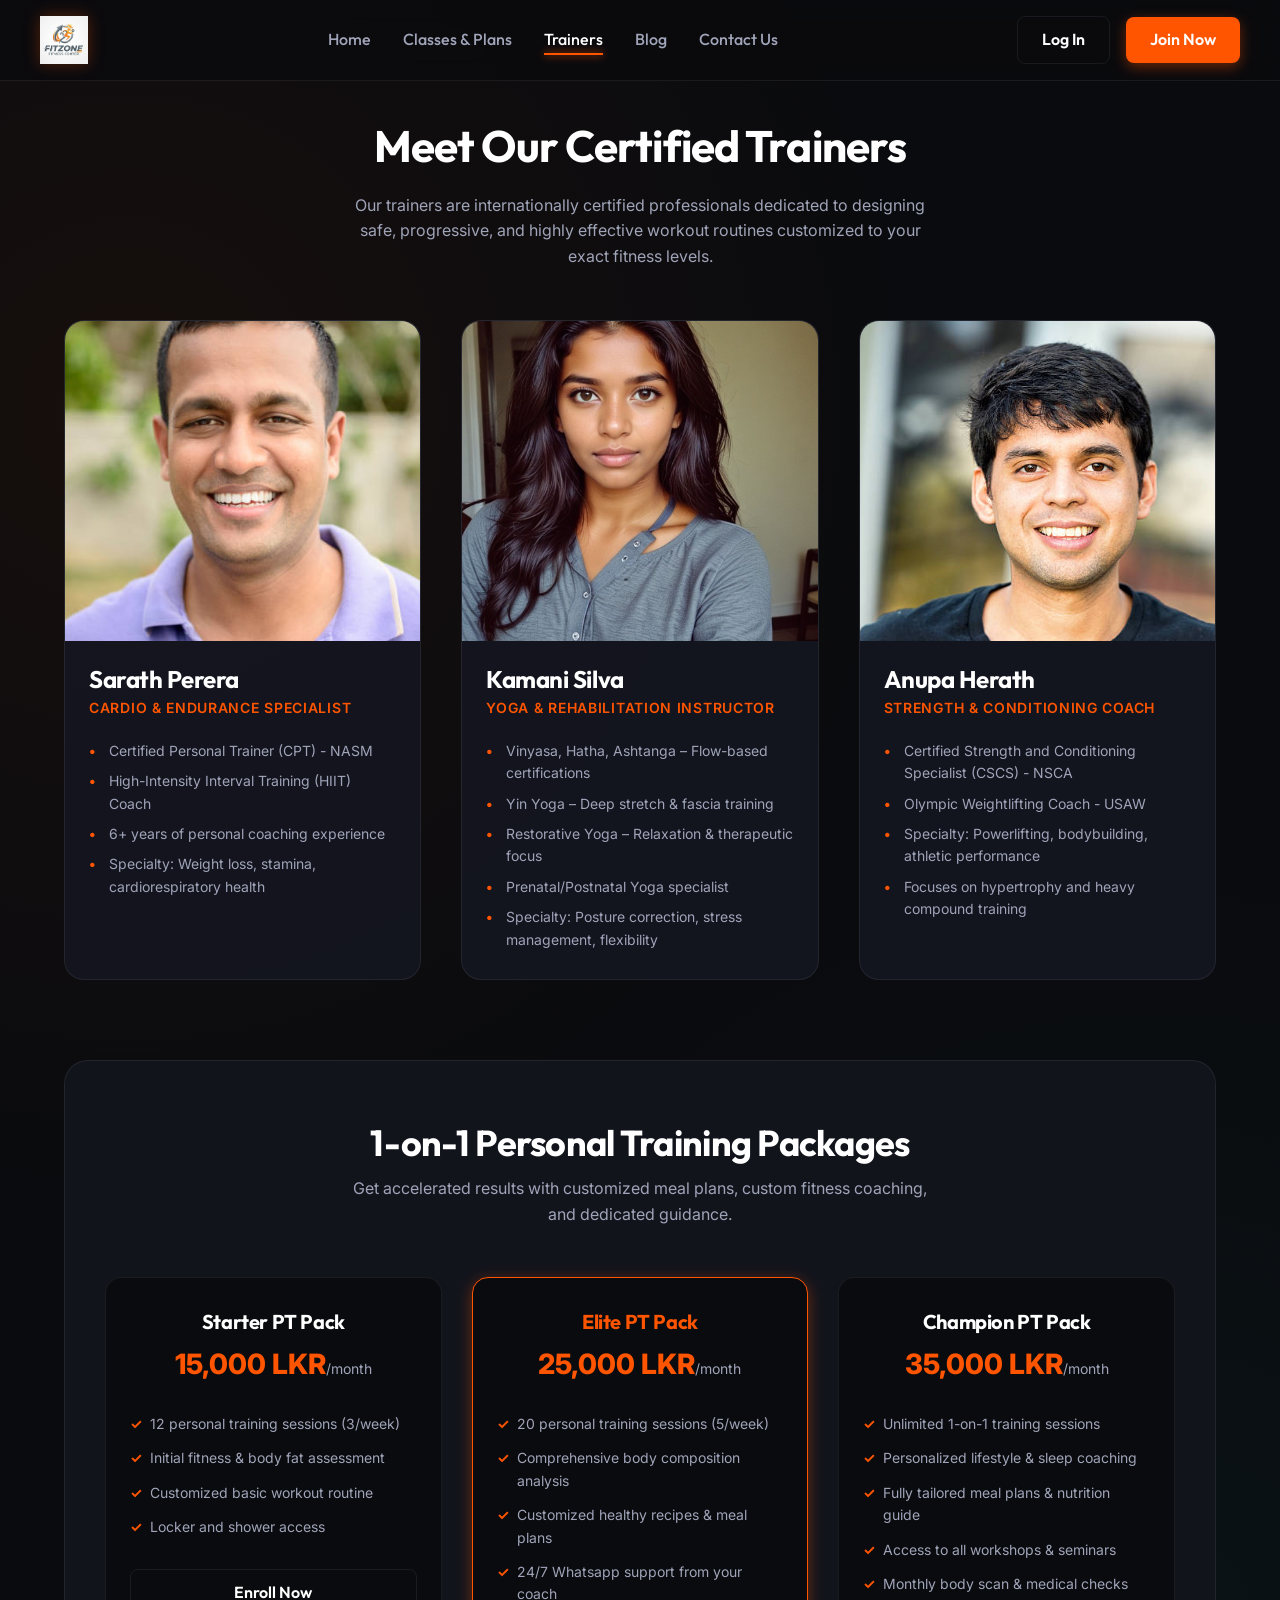
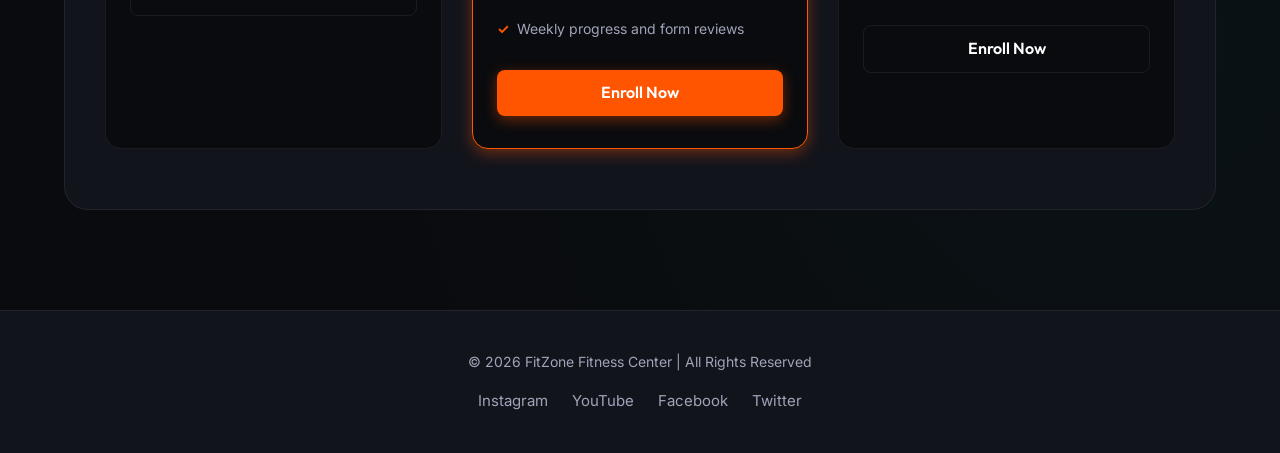
<file: trainers.html>
<!DOCTYPE html>
<html lang="en">
<head>
  <meta charset="UTF-8">
  <meta name="viewport" content="width=device-width, initial-scale=1.0">
  <title>Our Trainers & Personal Training | FitZone Kurunegala</title>
  <link rel="icon" type="image/png" href="images/logo.png">
  <link rel="stylesheet" href="css/styles.css"> 
</head>
<body>

  <!-- Header Section -->
  <header>
    <div class="logo">
      <img src="images/logo.png" alt="FitZone Logo"> 
    </div>
    <nav>
      <ul>
        <li><a href="index.html">Home</a></li>
        <li><a href="services.html">Classes & Plans</a></li>
        <li><a href="trainers.html" class="active">Trainers</a></li>
        <li><a href="blog.html">Blog</a></li>
        <li><a href="about.html">Contact Us</a></li>
      </ul>
    </nav>
    <div class="auth-buttons">
      <a href="customer-signup-login.php" class="btn btn-secondary">Log In</a>
      <a href="customer-signup-login.php" class="btn btn-primary">Join Now</a>
    </div>
  </header>

  <!-- Main Section: Trainers Information -->
  <main class="trainers-section">
    <h1>Meet Our Certified Trainers</h1>
    <p style="color: var(--text-muted); max-width: 600px; margin: -30px auto 50px auto; font-size: 16px;">
      Our trainers are internationally certified professionals dedicated to designing safe, progressive, and highly effective workout routines customized to your exact fitness levels.
    </p>

    <div class="trainers-container">
      <!-- Trainer Card 1 -->
      <div class="trainer-card">
        <div class="trainer-photo">
          <img src="images/sarath.jpg" alt="Sarath Perera"> 
        </div>
        <div class="trainer-info">
          <h3>Sarath Perera</h3>
          <p>Cardio & Endurance Specialist</p>
          <ul>
            <li>Certified Personal Trainer (CPT) - NASM</li>
            <li>High-Intensity Interval Training (HIIT) Coach</li>
            <li>6+ years of personal coaching experience</li>
            <li>Specialty: Weight loss, stamina, cardiorespiratory health</li>
          </ul>
        </div>
      </div>

      <!-- Trainer Card 2 -->
      <div class="trainer-card">
        <div class="trainer-photo">
          <img src="images/kamani.jpg" alt="Kamani Silva"> 
        </div>
        <div class="trainer-info">
          <h3>Kamani Silva</h3>
          <p>Yoga & Rehabilitation Instructor</p>
          <ul>
            <li>Vinyasa, Hatha, Ashtanga – Flow-based certifications</li>
            <li>Yin Yoga – Deep stretch & fascia training</li>
            <li>Restorative Yoga – Relaxation & therapeutic focus</li>
            <li>Prenatal/Postnatal Yoga specialist</li>
            <li>Specialty: Posture correction, stress management, flexibility</li>
          </ul>
        </div>
      </div>

      <!-- Trainer Card 3 -->
      <div class="trainer-card">
        <div class="trainer-photo">
          <img src="images/anupa.jpg" alt="Anupa Herath"> 
        </div>
        <div class="trainer-info">
          <h3>Anupa Herath</h3>
          <p>Strength & Conditioning Coach</p>
          <ul>
            <li>Certified Strength and Conditioning Specialist (CSCS) - NSCA</li>
            <li>Olympic Weightlifting Coach - USAW</li>
            <li>Specialty: Powerlifting, bodybuilding, athletic performance</li>
            <li>Focuses on hypertrophy and heavy compound training</li>
          </ul>
        </div>
      </div>
    </div>

    <!-- Personal Training Packages -->
    <section class="pt-packages">
      <h2>1-on-1 Personal Training Packages</h2>
      <p class="subtitle">Get accelerated results with customized meal plans, custom fitness coaching, and dedicated guidance.</p>
      
      <div class="pt-grid">
        <!-- Package 1 -->
        <div class="pt-card">
          <h3>Starter PT Pack</h3>
          <div class="price">15,000 LKR<span style="font-size: 14px; font-weight: normal; color: var(--text-muted);">/month</span></div>
          <ul>
            <li>12 personal training sessions (3/week)</li>
            <li>Initial fitness & body fat assessment</li>
            <li>Customized basic workout routine</li>
            <li>Locker and shower access</li>
          </ul>
          <a href="customer-signup-login.php" class="btn btn-secondary" style="width: 100%; margin-top: 24px;">Enroll Now</a>
        </div>

        <!-- Package 2 -->
        <div class="pt-card" style="border-color: var(--primary); box-shadow: 0 4px 15px var(--primary-glow);">
          <h3 style="color: var(--primary);">Elite PT Pack</h3>
          <div class="price">25,000 LKR<span style="font-size: 14px; font-weight: normal; color: var(--text-muted);">/month</span></div>
          <ul>
            <li>20 personal training sessions (5/week)</li>
            <li>Comprehensive body composition analysis</li>
            <li>Customized healthy recipes & meal plans</li>
            <li>24/7 Whatsapp support from your coach</li>
            <li>Weekly progress and form reviews</li>
          </ul>
          <a href="customer-signup-login.php" class="btn btn-primary" style="width: 100%; margin-top: 24px;">Enroll Now</a>
        </div>

        <!-- Package 3 -->
        <div class="pt-card">
          <h3>Champion PT Pack</h3>
          <div class="price">35,000 LKR<span style="font-size: 14px; font-weight: normal; color: var(--text-muted);">/month</span></div>
          <ul>
            <li>Unlimited 1-on-1 training sessions</li>
            <li>Personalized lifestyle & sleep coaching</li>
            <li>Fully tailored meal plans & nutrition guide</li>
            <li>Access to all workshops & seminars</li>
            <li>Monthly body scan & medical checks</li>
          </ul>
          <a href="customer-signup-login.php" class="btn btn-secondary" style="width: 100%; margin-top: 24px;">Enroll Now</a>
        </div>
      </div>
    </section>
  </main>

  <!-- Footer Section -->
  <footer>
    <div class="container">
      <p>&copy; 2026 FitZone Fitness Center | All Rights Reserved</p>
      <div class="social-media">
        <a href="#">Instagram</a>
        <a href="#">YouTube</a>
        <a href="#">Facebook</a>
        <a href="#">Twitter</a>
      </div>
    </div>
  </footer>

</body>
</html>
</file>
<file: css/styles.css>
@import url('https://fonts.googleapis.com/css2?family=Inter:wght@300;400;500;600;700;800&family=Outfit:wght@400;500;600;700;800;900&display=swap');

/* --- DESIGN SYSTEM TOKENS --- */
:root {
  --font-heading: 'Outfit', sans-serif;
  --font-body: 'Inter', sans-serif;

  /* Colors */
  --bg-primary: #0a0b0e;
  --bg-secondary: #12141c;
  --bg-card: rgba(22, 25, 37, 0.7);
  --border-color: rgba(255, 255, 255, 0.07);
  
  --primary: #ff5500;
  --primary-glow: rgba(255, 85, 0, 0.4);
  --primary-hover: #ff6a1a;
  
  --secondary: #00f0ff;
  --secondary-glow: rgba(0, 240, 255, 0.3);
  
  --text-white: #ffffff;
  --text-muted: #9fa4b8;
  --text-dark: #12141c;
  
  --gold: #ffd700;
  --gold-glow: rgba(255, 215, 0, 0.3);
  
  /* Transitions */
  --transition-fast: 0.2s cubic-bezier(0.4, 0, 0.2, 1);
  --transition-normal: 0.3s cubic-bezier(0.4, 0, 0.2, 1);
  
  /* Glassmorphism */
  --glass-bg: rgba(255, 255, 255, 0.03);
  --glass-border: rgba(255, 255, 255, 0.06);
  --glass-blur: blur(12px);
}

/* --- RESET & GLOBAL STYLES --- */
* {
  margin: 0;
  padding: 0;
  box-sizing: border-box;
}

body {
  font-family: var(--font-body);
  background-color: var(--bg-primary);
  background-image: radial-gradient(circle at 10% 20%, rgba(255, 85, 0, 0.05) 0%, transparent 40%),
                    radial-gradient(circle at 90% 80%, rgba(0, 240, 255, 0.03) 0%, transparent 40%);
  color: var(--text-white);
  line-height: 1.6;
  overflow-x: hidden;
}

h1, h2, h3, h4, h5, h6 {
  font-family: var(--font-heading);
  font-weight: 700;
  letter-spacing: -0.02em;
  line-height: 1.2;
}

a {
  text-decoration: none;
  color: inherit;
  transition: var(--transition-fast);
}

img {
  max-width: 100%;
  height: auto;
  display: block;
}

/* --- SCROLLBAR --- */
::-webkit-scrollbar {
  width: 10px;
}
::-webkit-scrollbar-track {
  background: var(--bg-primary);
}
::-webkit-scrollbar-thumb {
  background: #252836;
  border-radius: 5px;
  border: 2px solid var(--bg-primary);
}
::-webkit-scrollbar-thumb:hover {
  background: var(--primary);
}

/* --- GLOBAL LAYOUT & CONTAINER --- */
.container {
  max-width: 1200px;
  margin: 0 auto;
  padding: 0 24px;
}

/* --- HEADER / NAVIGATION --- */
header {
  position: fixed;
  top: 0;
  left: 0;
  width: 100%;
  z-index: 100;
  background: rgba(10, 11, 14, 0.8);
  backdrop-filter: var(--glass-blur);
  border-bottom: 1px solid var(--border-color);
  padding: 16px 40px;
  display: flex;
  justify-content: space-between;
  align-items: center;
}

header .logo img {
  height: 48px;
  filter: drop-shadow(0 0 8px rgba(255, 85, 0, 0.3));
}

nav ul {
  display: flex;
  list-style: none;
  gap: 32px;
}

nav ul li a {
  font-family: var(--font-heading);
  font-size: 16px;
  font-weight: 500;
  color: var(--text-muted);
  position: relative;
  padding: 6px 0;
}

nav ul li a:hover, nav ul li a.active {
  color: var(--text-white);
}

nav ul li a::after {
  content: '';
  position: absolute;
  bottom: 0;
  left: 0;
  width: 0;
  height: 2px;
  background: var(--primary);
  box-shadow: 0 0 8px var(--primary);
  transition: var(--transition-normal);
}

nav ul li a:hover::after, nav ul li a.active::after {
  width: 100%;
}

.auth-buttons {
  display: flex;
  align-items: center;
  gap: 16px;
}

.btn {
  font-family: var(--font-heading);
  font-weight: 600;
  padding: 10px 24px;
  border-radius: 8px;
  cursor: pointer;
  display: inline-flex;
  align-items: center;
  justify-content: center;
  transition: var(--transition-normal);
  border: none;
}

.btn-primary {
  background: var(--primary);
  color: var(--text-white);
  box-shadow: 0 4px 14px var(--primary-glow);
}

.btn-primary:hover {
  background: var(--primary-hover);
  transform: translateY(-2px);
  box-shadow: 0 6px 20px rgba(255, 85, 0, 0.6);
}

.btn-primary:active {
  transform: translateY(0);
}

.btn-secondary {
  background: transparent;
  color: var(--text-white);
  border: 1px solid var(--border-color);
}

.btn-secondary:hover {
  background: rgba(255, 255, 255, 0.05);
  border-color: var(--text-white);
}

.btn-admin {
  background: rgba(155, 89, 182, 0.2);
  color: #d896ff;
  border: 1px solid rgba(155, 89, 182, 0.4);
}

.btn-admin:hover {
  background: rgba(155, 89, 182, 0.4);
  color: #fff;
  box-shadow: 0 0 15px rgba(155, 89, 182, 0.4);
}

/* --- HERO SECTION --- */
.hero {
  position: relative;
  min-height: 90vh;
  display: flex;
  align-items: center;
  justify-content: center;
  text-align: center;
  background: linear-gradient(rgba(10, 11, 14, 0.6), rgba(10, 11, 14, 0.95)), 
              url('../images/hero.jpg') no-repeat center center;
  background-size: cover;
  padding-top: 100px;
}

.hero h1 {
  font-size: 64px;
  font-weight: 900;
  max-width: 900px;
  line-height: 1.15;
  background: linear-gradient(135deg, var(--text-white) 30%, #ffaa80 100%);
  -webkit-background-clip: text;
  -webkit-text-fill-color: transparent;
  margin-bottom: 24px;
}

.hero p {
  font-size: 20px;
  color: var(--text-muted);
  max-width: 600px;
  margin: 0 auto 40px auto;
}

.hero .cta-button {
  composes: btn btn-primary;
  font-size: 18px;
  padding: 16px 40px;
  border-radius: 50px;
}

/* --- PROMOTION SECTION --- */
.promo {
  background: linear-gradient(135deg, var(--primary) 0%, #d82b00 100%);
  padding: 40px 0;
  text-align: center;
  position: relative;
  overflow: hidden;
  box-shadow: inset 0 0 30px rgba(0, 0, 0, 0.2);
}

.promo::before {
  content: '';
  position: absolute;
  top: 0;
  left: -50%;
  width: 200%;
  height: 100%;
  background: linear-gradient(90deg, transparent, rgba(255, 255, 255, 0.1), transparent);
  transform: skewX(-30deg);
  animation: shine 6s infinite linear;
}

@keyframes shine {
  0% { left: -100%; }
  100% { left: 100%; }
}

.promo-text {
  display: flex;
  flex-direction: column;
  align-items: center;
  gap: 16px;
}

.promo-text p {
  font-family: var(--font-heading);
  font-size: 28px;
  font-weight: 800;
  color: var(--text-white);
  text-shadow: 0 2px 4px rgba(0, 0, 0, 0.3);
}

.claim-offer {
  background: var(--text-white);
  color: var(--primary);
  font-family: var(--font-heading);
  font-weight: 700;
  padding: 12px 32px;
  border-radius: 30px;
  border: none;
  cursor: pointer;
  box-shadow: 0 4px 10px rgba(0, 0, 0, 0.15);
  transition: var(--transition-normal);
}

.claim-offer:hover {
  transform: scale(1.05);
  box-shadow: 0 6px 15px rgba(0, 0, 0, 0.3);
}

/* --- TESTIMONIALS SECTION --- */
.testimonials {
  padding: 100px 0;
  text-align: center;
  background: var(--bg-secondary);
}

.testimonials h2 {
  font-size: 40px;
  margin-bottom: 50px;
  position: relative;
}

.testimonials h2::after {
  content: '';
  display: block;
  width: 60px;
  height: 4px;
  background: var(--primary);
  margin: 16px auto 0 auto;
  border-radius: 2px;
}

.testimonials-grid {
  display: grid;
  grid-template-columns: repeat(auto-fit, minmax(320px, 1fr));
  gap: 30px;
  max-width: 1100px;
  margin: 0 auto;
  padding: 0 20px;
}

.testimonial {
  background: var(--bg-card);
  border: 1px solid var(--border-color);
  padding: 32px;
  border-radius: 16px;
  text-align: left;
  transition: var(--transition-normal);
  display: flex;
  flex-direction: column;
  justify-content: space-between;
}

.testimonial:hover {
  transform: translateY(-5px);
  border-color: rgba(255, 85, 0, 0.3);
  box-shadow: 0 10px 30px rgba(0, 0, 0, 0.3);
}

.testimonial-user {
  display: flex;
  align-items: center;
  margin-top: 24px;
}

.testimonial img {
  width: 60px;
  height: 60px;
  border-radius: 50%;
  margin-right: 16px;
  border: 2px solid var(--primary);
  object-fit: cover;
}

.testimonial p {
  color: var(--text-muted);
  font-style: italic;
  font-size: 15px;
  line-height: 1.7;
}

.testimonial-user-name {
  font-family: var(--font-heading);
  font-weight: 600;
  font-size: 16px;
  color: var(--text-white);
}

/* --- ABOUT & CONTACT US PAGE --- */
.about-container {
  max-width: 1100px;
  margin: 120px auto 60px auto;
  padding: 0 24px;
  display: grid;
  grid-template-columns: 1.2fr 0.8fr;
  gap: 50px;
}

.about-section h2, .contact-section h2 {
  font-size: 36px;
  margin-bottom: 24px;
  color: var(--text-white);
}

.about-section h3 {
  font-size: 24px;
  margin: 32px 0 16px 0;
  color: var(--primary);
}

.about-section p {
  color: var(--text-muted);
  margin-bottom: 20px;
  font-size: 16px;
}

.contact-section {
  background: var(--bg-card);
  border: 1px solid var(--border-color);
  padding: 40px;
  border-radius: 20px;
  height: fit-content;
}

.contact-section p {
  margin-bottom: 16px;
  font-size: 16px;
}

.contact-section strong {
  color: var(--primary);
}

.contact-section form {
  margin-top: 32px;
}

.form-group {
  margin-bottom: 20px;
}

label {
  font-family: var(--font-heading);
  font-size: 14px;
  font-weight: 500;
  color: var(--text-muted);
  margin-bottom: 8px;
  display: block;
}

input[type="text"],
input[type="email"],
input[type="password"],
input[type="date"],
input[type="time"],
textarea,
select {
  width: 100%;
  padding: 12px 16px;
  background: #191b26;
  border: 1px solid var(--border-color);
  border-radius: 8px;
  color: var(--text-white);
  font-family: var(--font-body);
  font-size: 15px;
  transition: var(--transition-fast);
}

input:focus, textarea:focus, select:focus {
  outline: none;
  border-color: var(--primary);
  box-shadow: 0 0 0 3px rgba(255, 85, 0, 0.15);
}

.contact-section button[type="submit"] {
  width: 100%;
  padding: 12px;
  background: var(--primary);
  color: var(--text-white);
  font-family: var(--font-heading);
  font-weight: 600;
  font-size: 16px;
  border: none;
  border-radius: 8px;
  cursor: pointer;
  transition: var(--transition-normal);
}

.contact-section button[type="submit"]:hover {
  background: var(--primary-hover);
  transform: translateY(-2px);
}

/* --- SERVICES & MEMBERSHIP PLANS PAGE --- */
.classes-memberships {
  max-width: 1200px;
  margin: 120px auto 60px auto;
  padding: 0 24px;
}

.section-title {
  font-size: 40px;
  text-align: center;
  margin-bottom: 50px;
}

.classes-grid {
  display: grid;
  grid-template-columns: repeat(auto-fit, minmax(320px, 1fr));
  gap: 30px;
  margin-bottom: 80px;
}

.class-card {
  background: var(--bg-card);
  border: 1px solid var(--border-color);
  border-radius: 16px;
  overflow: hidden;
  transition: var(--transition-normal);
}

.class-card:hover {
  transform: translateY(-8px);
  border-color: rgba(255, 85, 0, 0.25);
  box-shadow: 0 12px 30px rgba(0,0,0,0.4);
}

.class-card img {
  width: 100%;
  height: 220px;
  object-fit: cover;
  transition: var(--transition-normal);
}

.class-card:hover img {
  transform: scale(1.05);
}

.class-info {
  padding: 24px;
}

.class-info h3 {
  font-size: 22px;
  margin-bottom: 8px;
  color: var(--text-white);
}

.class-info p {
  color: var(--primary);
  font-weight: 600;
  font-size: 14px;
}

/* Membership Plans Grid */
.membership-grid {
  display: grid;
  grid-template-columns: repeat(auto-fit, minmax(300px, 1fr));
  gap: 30px;
}

.membership-card {
  background: var(--bg-card);
  border: 1px solid var(--border-color);
  border-radius: 20px;
  padding: 40px 32px;
  text-align: center;
  position: relative;
  transition: var(--transition-normal);
  display: flex;
  flex-direction: column;
  justify-content: space-between;
}

.membership-card.premium {
  border-color: var(--primary);
  box-shadow: 0 10px 25px rgba(255, 85, 0, 0.15);
}

.membership-card.vip {
  border-color: var(--gold);
  box-shadow: 0 10px 25px rgba(255, 215, 0, 0.15);
}

.membership-card:hover {
  transform: translateY(-8px);
}

.membership-card.premium:hover {
  box-shadow: 0 15px 35px rgba(255, 85, 0, 0.3);
}

.membership-card.vip:hover {
  box-shadow: 0 15px 35px rgba(255, 215, 0, 0.3);
}

.badge {
  position: absolute;
  top: 16px;
  right: 16px;
  background: var(--primary);
  color: white;
  font-size: 12px;
  font-weight: 700;
  padding: 4px 12px;
  border-radius: 20px;
  text-transform: uppercase;
}

.badge.vip-badge {
  background: var(--gold);
  color: var(--bg-primary);
}

.membership-card h3 {
  font-size: 24px;
  margin-bottom: 12px;
  color: var(--text-white);
}

.membership-card .price {
  font-family: var(--font-heading);
  font-size: 36px;
  font-weight: 800;
  color: var(--primary);
  margin-bottom: 24px;
}

.membership-card.vip .price {
  color: var(--gold);
}

.membership-card ul {
  list-style: none;
  text-align: left;
  margin-bottom: 32px;
}

.membership-card ul li {
  color: var(--text-muted);
  font-size: 15px;
  padding: 8px 0;
  position: relative;
  padding-left: 24px;
}

.membership-card ul li::before {
  content: '✓';
  position: absolute;
  left: 0;
  color: var(--primary);
  font-weight: bold;
}

.membership-card.vip ul li::before {
  color: var(--gold);
}

/* --- TRAINERS PAGE --- */
.trainers-section {
  max-width: 1200px;
  margin: 120px auto 60px auto;
  padding: 0 24px;
  text-align: center;
}

.trainers-section h1 {
  font-size: 44px;
  margin-bottom: 50px;
}

.trainers-container {
  display: grid;
  grid-template-columns: repeat(auto-fit, minmax(320px, 1fr));
  gap: 40px;
  margin-bottom: 80px;
}

.trainer-card {
  background: var(--bg-card);
  border: 1px solid var(--border-color);
  border-radius: 20px;
  overflow: hidden;
  transition: var(--transition-normal);
}

.trainer-card:hover {
  transform: translateY(-8px);
  border-color: rgba(255, 85, 0, 0.25);
  box-shadow: 0 15px 35px rgba(0, 0, 0, 0.4);
}

.trainer-photo img {
  width: 100%;
  height: 320px;
  object-fit: cover;
  transition: var(--transition-normal);
}

.trainer-card:hover .trainer-photo img {
  transform: scale(1.03);
}

.trainer-info {
  padding: 24px;
  text-align: left;
}

.trainer-info h3 {
  font-size: 24px;
  margin-bottom: 4px;
  color: var(--text-white);
}

.trainer-info p {
  color: var(--primary);
  font-weight: 600;
  margin-bottom: 16px;
  font-size: 14px;
  text-transform: uppercase;
  letter-spacing: 0.05em;
}

.trainer-info ul {
  list-style: none;
}

.trainer-info ul li {
  font-size: 14px;
  color: var(--text-muted);
  padding: 4px 0;
  position: relative;
  padding-left: 20px;
}

.trainer-info ul li::before {
  content: '•';
  color: var(--primary);
  font-weight: bold;
  position: absolute;
  left: 0;
}

/* Personal Training Packages Section */
.pt-packages {
  background: var(--bg-secondary);
  border: 1px solid var(--border-color);
  border-radius: 24px;
  padding: 60px 40px;
  text-align: center;
}

.pt-packages h2 {
  font-size: 36px;
  margin-bottom: 12px;
}

.pt-packages p.subtitle {
  color: var(--text-muted);
  max-width: 600px;
  margin: 0 auto 50px auto;
  font-size: 16px;
}

.pt-grid {
  display: grid;
  grid-template-columns: repeat(auto-fit, minmax(280px, 1fr));
  gap: 30px;
}

.pt-card {
  background: var(--bg-primary);
  border: 1px solid var(--border-color);
  border-radius: 16px;
  padding: 32px 24px;
  transition: var(--transition-normal);
}

.pt-card:hover {
  transform: translateY(-5px);
  border-color: var(--primary);
}

.pt-card h3 {
  font-size: 20px;
  margin-bottom: 8px;
}

.pt-card .price {
  font-size: 28px;
  font-weight: 800;
  color: var(--primary);
  margin-bottom: 20px;
}

.pt-card ul {
  list-style: none;
  text-align: left;
}

.pt-card ul li {
  font-size: 14px;
  color: var(--text-muted);
  padding: 6px 0;
  position: relative;
  padding-left: 20px;
}

.pt-card ul li::before {
  content: '✓';
  color: var(--primary);
  font-weight: bold;
  position: absolute;
  left: 0;
}

/* --- BLOG PAGE --- */
.blog-section {
  max-width: 1200px;
  margin: 120px auto 60px auto;
  padding: 0 24px;
  text-align: center;
}

.blog-section h1 {
  font-size: 44px;
  margin-bottom: 50px;
}

.blog-container {
  display: grid;
  grid-template-columns: repeat(auto-fit, minmax(320px, 1fr));
  gap: 40px;
}

.blog-card {
  background: var(--bg-card);
  border: 1px solid var(--border-color);
  border-radius: 20px;
  overflow: hidden;
  text-align: left;
  transition: var(--transition-normal);
  display: flex;
  flex-direction: column;
}

.blog-card:hover {
  transform: translateY(-8px);
  border-color: rgba(255, 85, 0, 0.25);
  box-shadow: 0 15px 35px rgba(0, 0, 0, 0.4);
}

.blog-card img {
  width: 100%;
  height: 240px;
  object-fit: cover;
}

.blog-content {
  padding: 24px;
  display: flex;
  flex-direction: column;
  flex-grow: 1;
  justify-content: space-between;
}

.blog-card h3 {
  font-size: 22px;
  color: var(--text-white);
  margin-bottom: 12px;
}

.blog-card p {
  color: var(--text-muted);
  font-size: 15px;
  margin-bottom: 24px;
  line-height: 1.6;
}

.see-more {
  color: var(--primary);
  font-family: var(--font-heading);
  font-weight: 700;
  font-size: 15px;
  display: inline-flex;
  align-items: center;
  gap: 8px;
}

.see-more:hover {
  color: var(--primary-hover);
  transform: translateX(5px);
}

/* Individual Blog Post Page */
.blog-post-container {
  max-width: 800px;
  margin: 120px auto 60px auto;
  padding: 0 24px;
}

.blog-post-header h1 {
  font-size: 48px;
  margin-bottom: 20px;
}

.blog-post-meta {
  color: var(--text-muted);
  margin-bottom: 40px;
  font-size: 14px;
}

.blog-post-image {
  border-radius: 20px;
  overflow: hidden;
  margin-bottom: 40px;
}

.blog-post-image img {
  width: 100%;
  max-height: 450px;
  object-fit: cover;
}

.blog-post-content {
  font-size: 17px;
  line-height: 1.8;
  color: #c9ccd6;
}

.blog-post-content p {
  margin-bottom: 24px;
}

.blog-post-content h2 {
  font-size: 28px;
  color: var(--text-white);
  margin: 40px 0 20px 0;
}

.blog-post-content ul, .blog-post-content ol {
  margin: 0 0 24px 24px;
}

.blog-post-content li {
  margin-bottom: 10px;
}

.blog-post-content blockquote {
  border-left: 4px solid var(--primary);
  padding-left: 20px;
  margin: 32px 0;
  font-style: italic;
  color: var(--text-white);
}

/* --- FORMS & LOGIN & SIGNUP PAGES --- */
.form-container {
  max-width: 900px;
  margin: 140px auto 60px auto;
  padding: 0 24px;
  display: grid;
  grid-template-columns: 1fr 1fr;
  gap: 40px;
}

.form-container.single-form {
  grid-template-columns: 1fr;
  max-width: 500px;
}

.signup-form, .login-form {
  background: var(--bg-card);
  border: 1px solid var(--border-color);
  padding: 40px;
  border-radius: 20px;
}

.signup-form h2, .login-form h2 {
  font-size: 30px;
  margin-bottom: 30px;
  text-align: center;
}

.form-container button[type="submit"] {
  width: 100%;
  padding: 14px;
  background: var(--primary);
  color: var(--text-white);
  font-family: var(--font-heading);
  font-weight: 700;
  font-size: 16px;
  border: none;
  border-radius: 8px;
  cursor: pointer;
  transition: var(--transition-normal);
  margin-top: 16px;
}

.form-container button[type="submit"]:hover {
  background: var(--primary-hover);
  transform: translateY(-2px);
  box-shadow: 0 5px 15px var(--primary-glow);
}

/* --- DASHBOARD STYLES --- */
.dashboard-container {
  max-width: 1200px;
  margin: 120px auto 60px auto;
  padding: 0 24px;
  display: grid;
  grid-template-columns: 1.5fr 2fr;
  gap: 40px;
}

.dashboard-container.full-width {
  grid-template-columns: 1fr;
}

.dashboard-container section {
  background: var(--bg-card);
  border: 1px solid var(--border-color);
  padding: 32px;
  border-radius: 20px;
  height: fit-content;
  margin-bottom: 32px;
}

.dashboard-container section h2 {
  font-size: 24px;
  margin-bottom: 24px;
  color: var(--text-white);
  border-bottom: 2px solid var(--border-color);
  padding-bottom: 12px;
}

.details-section p {
  font-size: 16px;
  margin-bottom: 12px;
}

.details-section strong {
  color: var(--primary);
}

/* Tables in Dashboards */
table {
  width: 100%;
  border-collapse: separate;
  border-spacing: 0;
  margin-top: 16px;
}

th, td {
  padding: 16px;
  text-align: left;
  border-bottom: 1px solid var(--border-color);
}

th {
  background: #191b26;
  font-family: var(--font-heading);
  font-weight: 600;
  color: var(--text-white);
}

th:first-child {
  border-top-left-radius: 8px;
}

th:last-child {
  border-top-right-radius: 8px;
}

tr:last-child td {
  border-bottom: none;
}

tr {
  transition: var(--transition-fast);
}

tr:hover td {
  background: rgba(255, 255, 255, 0.02);
}

.status-badge {
  font-size: 12px;
  font-weight: 700;
  padding: 4px 10px;
  border-radius: 20px;
  display: inline-block;
}

.status-badge.pending {
  background: rgba(255, 179, 0, 0.15);
  color: #ffb300;
}

.status-badge.answered {
  background: rgba(0, 240, 255, 0.15);
  color: var(--secondary);
}

.logout-button {
  background: #f44336;
  color: white;
  width: 100%;
  padding: 14px;
  border: none;
  border-radius: 8px;
  font-family: var(--font-heading);
  font-weight: 700;
  cursor: pointer;
  transition: var(--transition-normal);
  margin-top: 20px;
}

.logout-button:hover {
  background: #e53935;
  box-shadow: 0 4px 15px rgba(244, 67, 54, 0.4);
}

/* --- FOOTER --- */
footer {
  background-color: var(--bg-secondary);
  border-top: 1px solid var(--border-color);
  color: var(--text-muted);
  text-align: center;
  padding: 40px 0;
  margin-top: 100px;
}

footer p {
  font-size: 14px;
}

.social-media-links, .social-media {
  display: flex;
  justify-content: center;
  gap: 24px;
  margin-top: 16px;
}

.social-media-links a, .social-media a {
  color: var(--text-muted);
  font-size: 15px;
  transition: var(--transition-fast);
}

.social-media-links a:hover, .social-media a:hover {
  color: var(--primary);
}

/* --- SCROLL TO TOP --- */
#scrollTopBtn {
  position: fixed;
  bottom: 30px;
  right: 30px;
  z-index: 99;
  border: none;
  outline: none;
  background-color: var(--primary);
  color: white;
  cursor: pointer;
  padding: 12px 18px;
  border-radius: 50px;
  font-family: var(--font-heading);
  font-weight: 700;
  box-shadow: 0 4px 10px var(--primary-glow);
  transition: var(--transition-normal);
}

#scrollTopBtn:hover {
  background-color: var(--primary-hover);
  transform: translateY(-3px);
}

/* --- RESPONSIVENESS BREAKPOINTS --- */
@media (max-width: 1024px) {
  .about-container, .dashboard-container {
    grid-template-columns: 1fr;
  }
}

@media (max-width: 768px) {
  header {
    flex-direction: column;
    padding: 16px 20px;
    gap: 16px;
  }
  
  nav ul {
    gap: 16px;
  }
  
  .auth-buttons {
    flex-wrap: wrap;
    justify-content: center;
  }
  
  .form-container {
    grid-template-columns: 1fr;
    margin-top: 180px;
  }
  
  .hero h1 {
    font-size: 40px;
  }
  
  .hero p {
    font-size: 16px;
  }
  
  .about-container {
    margin-top: 180px;
  }
  
  .classes-memberships {
    margin-top: 180px;
  }
  
  .trainers-section {
    margin-top: 180px;
  }
  
  .blog-section {
    margin-top: 180px;
  }
  
  .dashboard-container {
    margin-top: 200px;
  }
}

/* --- STATS CARDS --- */
.stats-grid {
  display: grid;
  grid-template-columns: repeat(auto-fit, minmax(240px, 1fr));
  gap: 24px;
  margin-bottom: 40px;
}

.stat-card {
  background: var(--bg-card);
  border: 1px solid var(--border-color);
  border-radius: 16px;
  padding: 24px;
  display: flex;
  flex-direction: column;
  transition: var(--transition-normal);
  position: relative;
  overflow: hidden;
}

.stat-card:hover {
  transform: translateY(-4px);
  border-color: rgba(255, 85, 0, 0.2);
}

.stat-card::before {
  content: '';
  position: absolute;
  top: 0;
  left: 0;
  width: 4px;
  height: 100%;
  background: var(--primary);
}

.stat-card.blue::before { background: var(--secondary); }
.stat-card.orange::before { background: var(--primary); }
.stat-card.gold::before { background: var(--gold); }

.stat-card .label {
  font-size: 14px;
  color: var(--text-muted);
  font-family: var(--font-heading);
  text-transform: uppercase;
  letter-spacing: 0.05em;
}

.stat-card .value {
  font-size: 36px;
  font-weight: 800;
  font-family: var(--font-heading);
  margin-top: 8px;
  color: var(--text-white);
}
</file>
